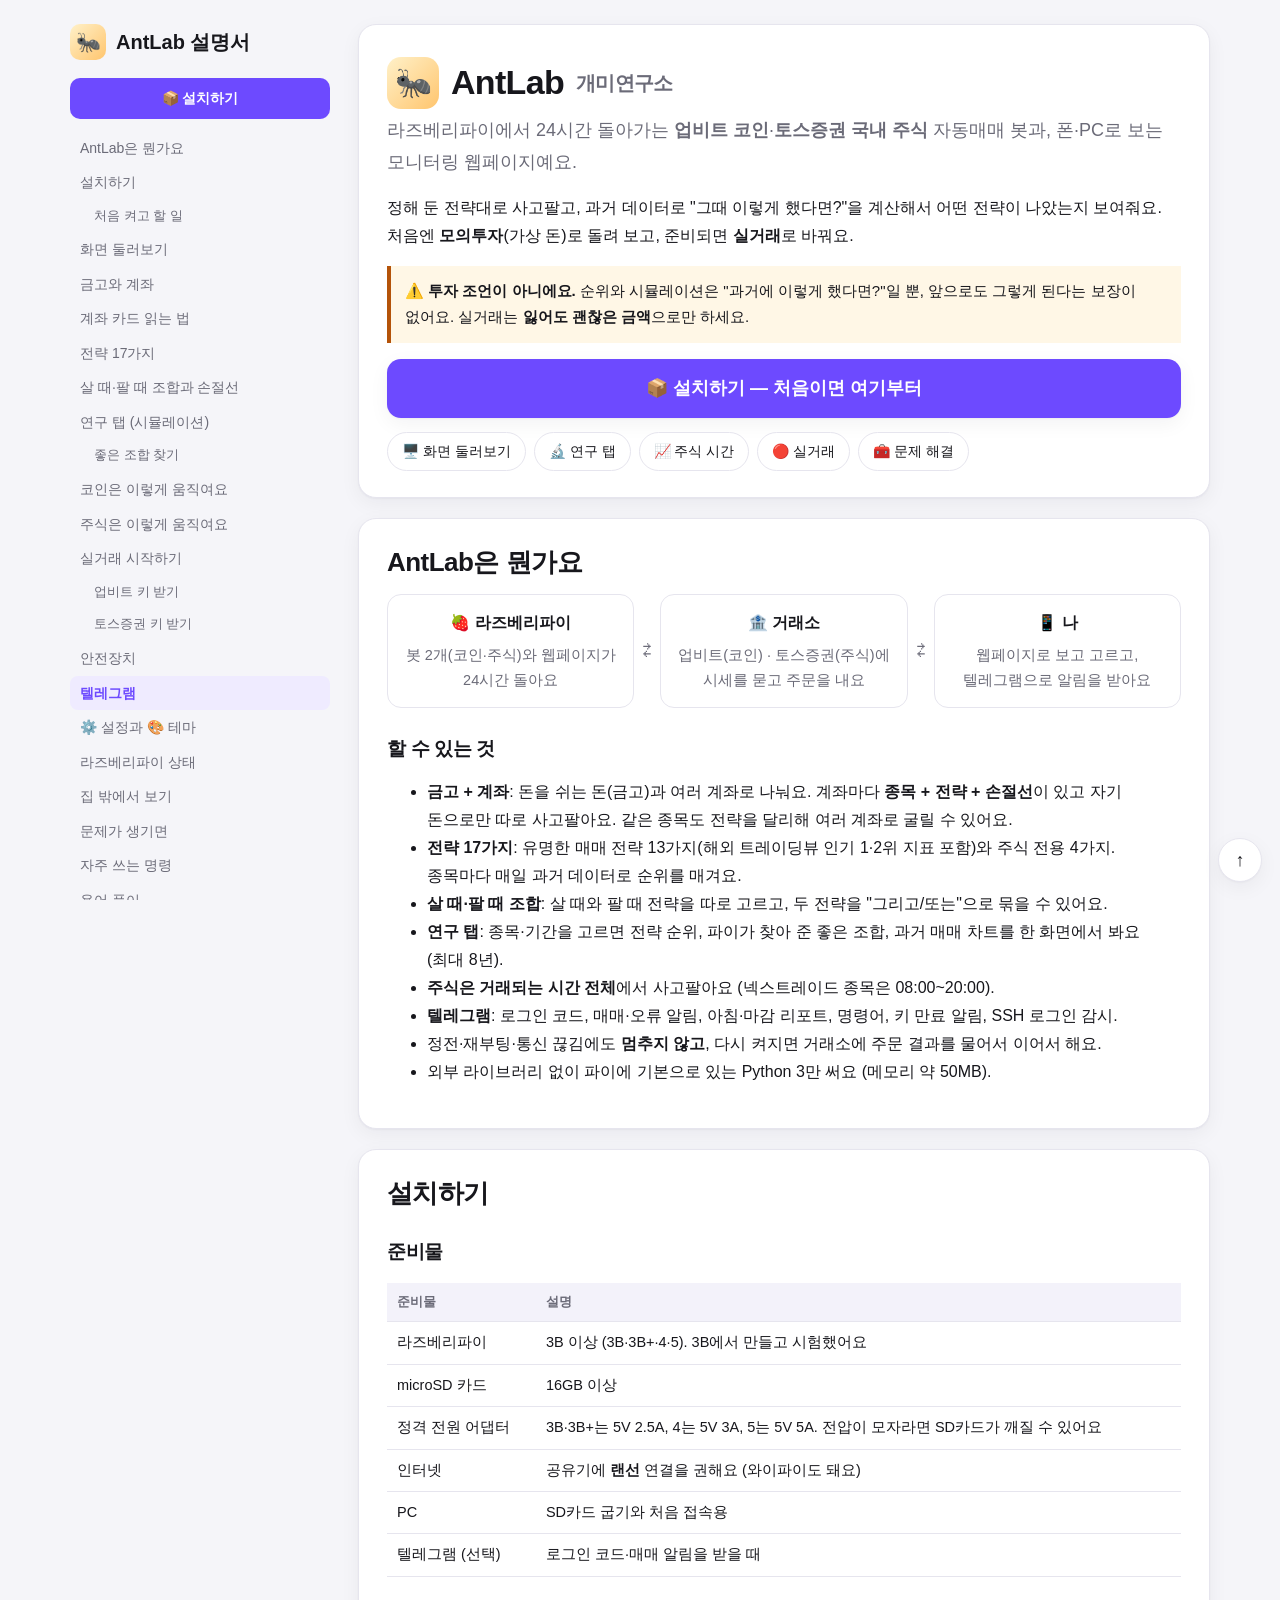
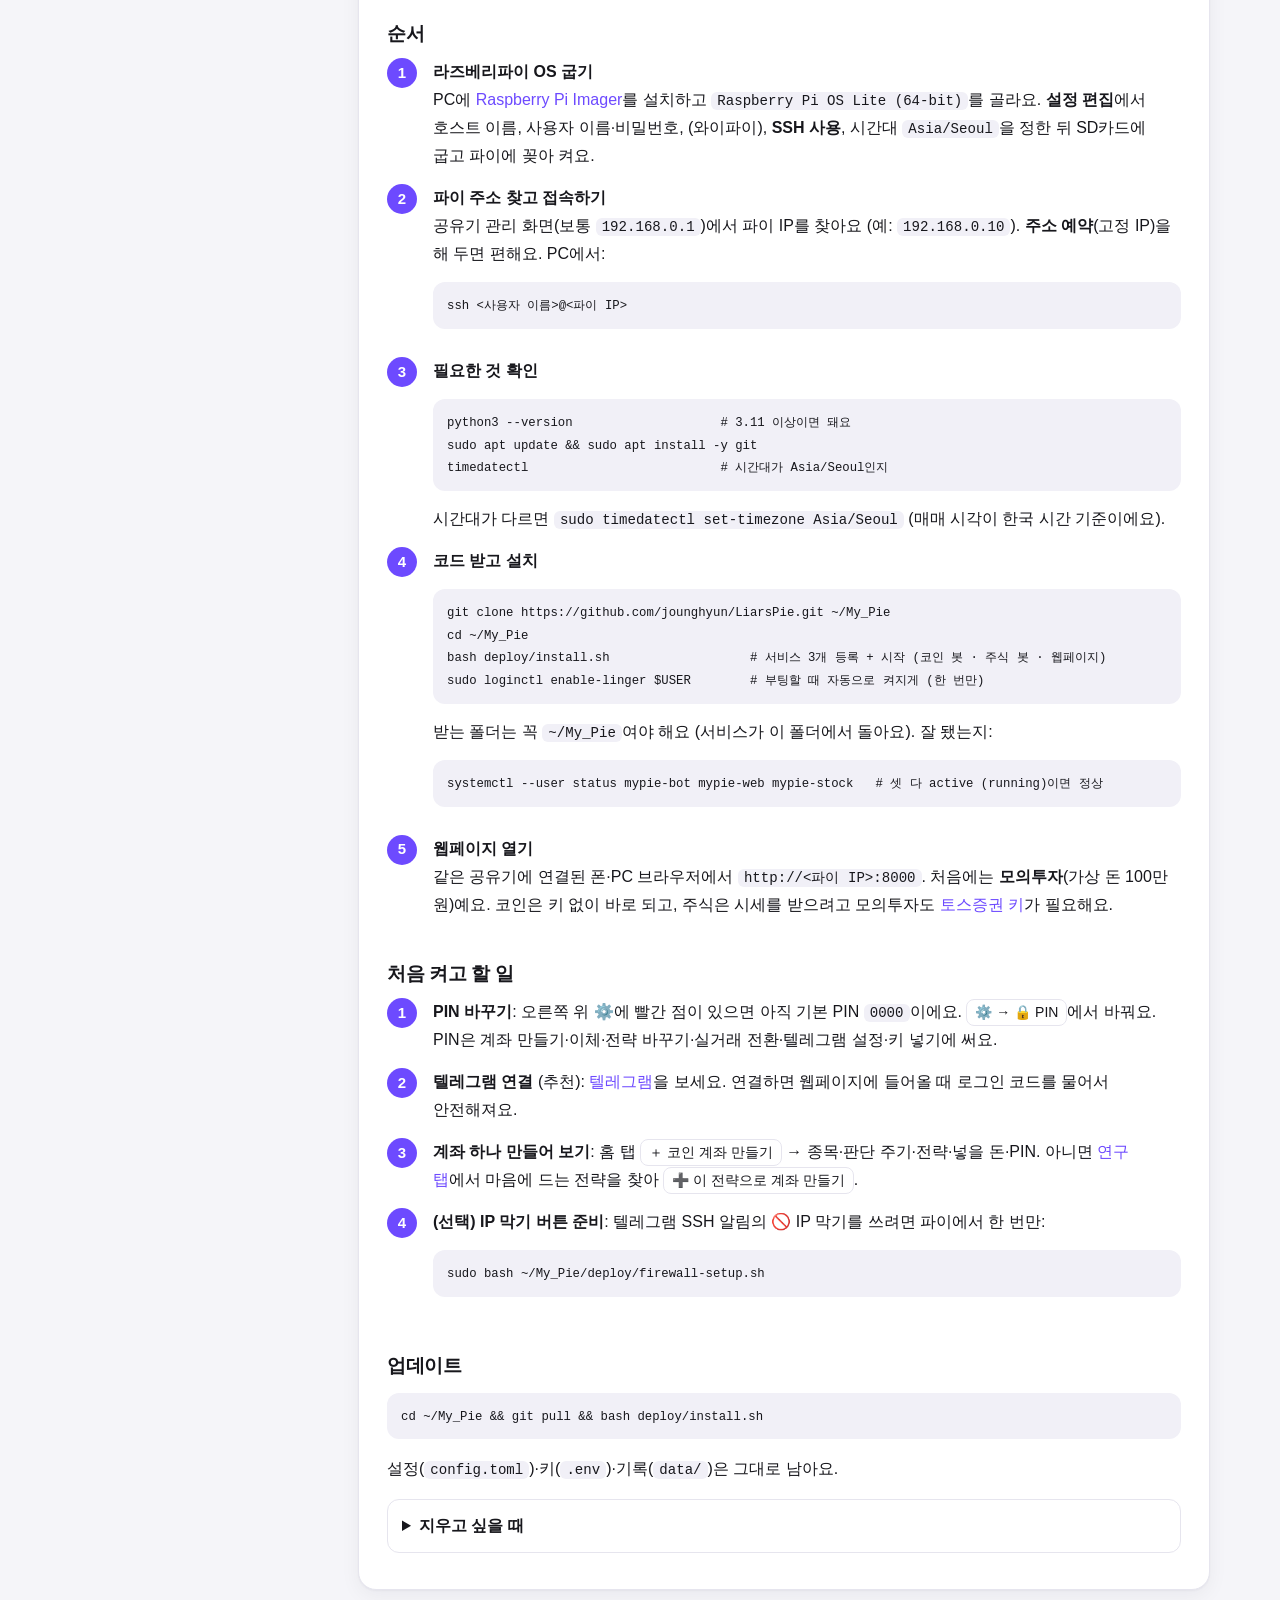
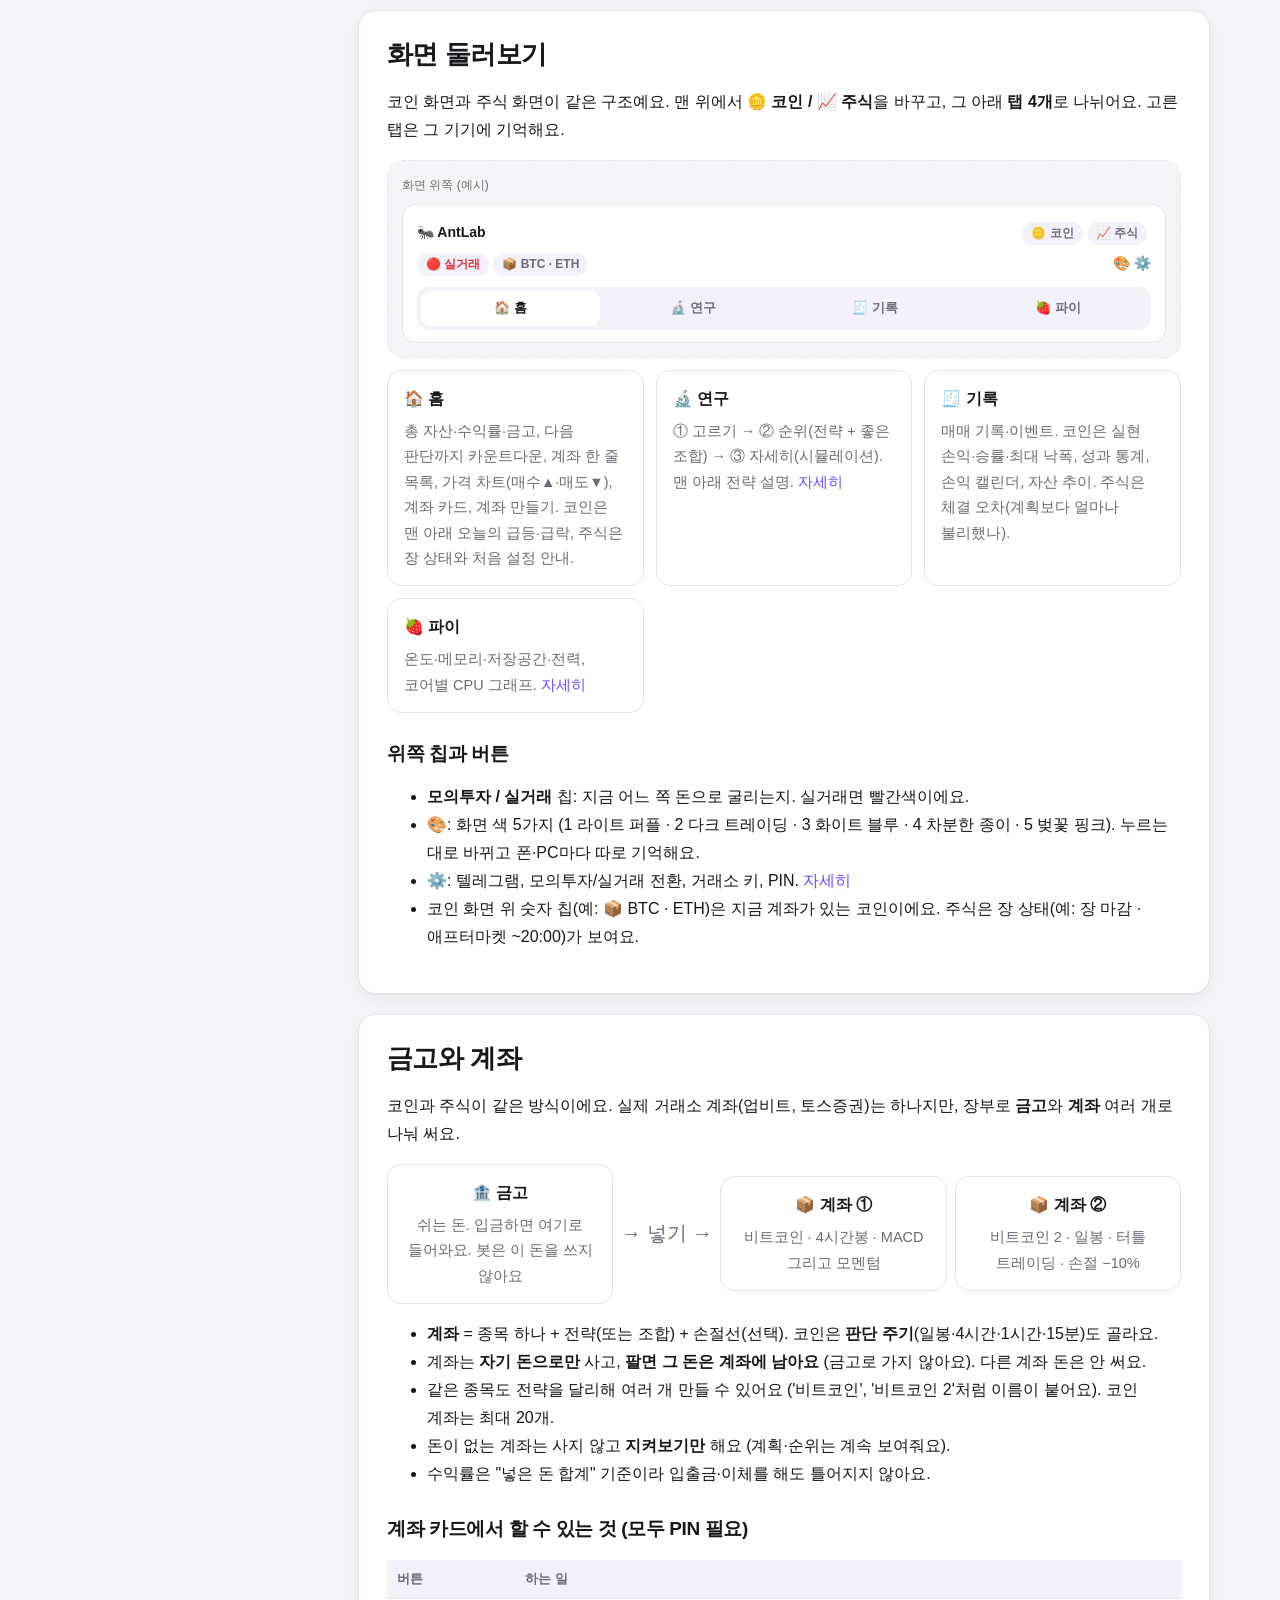
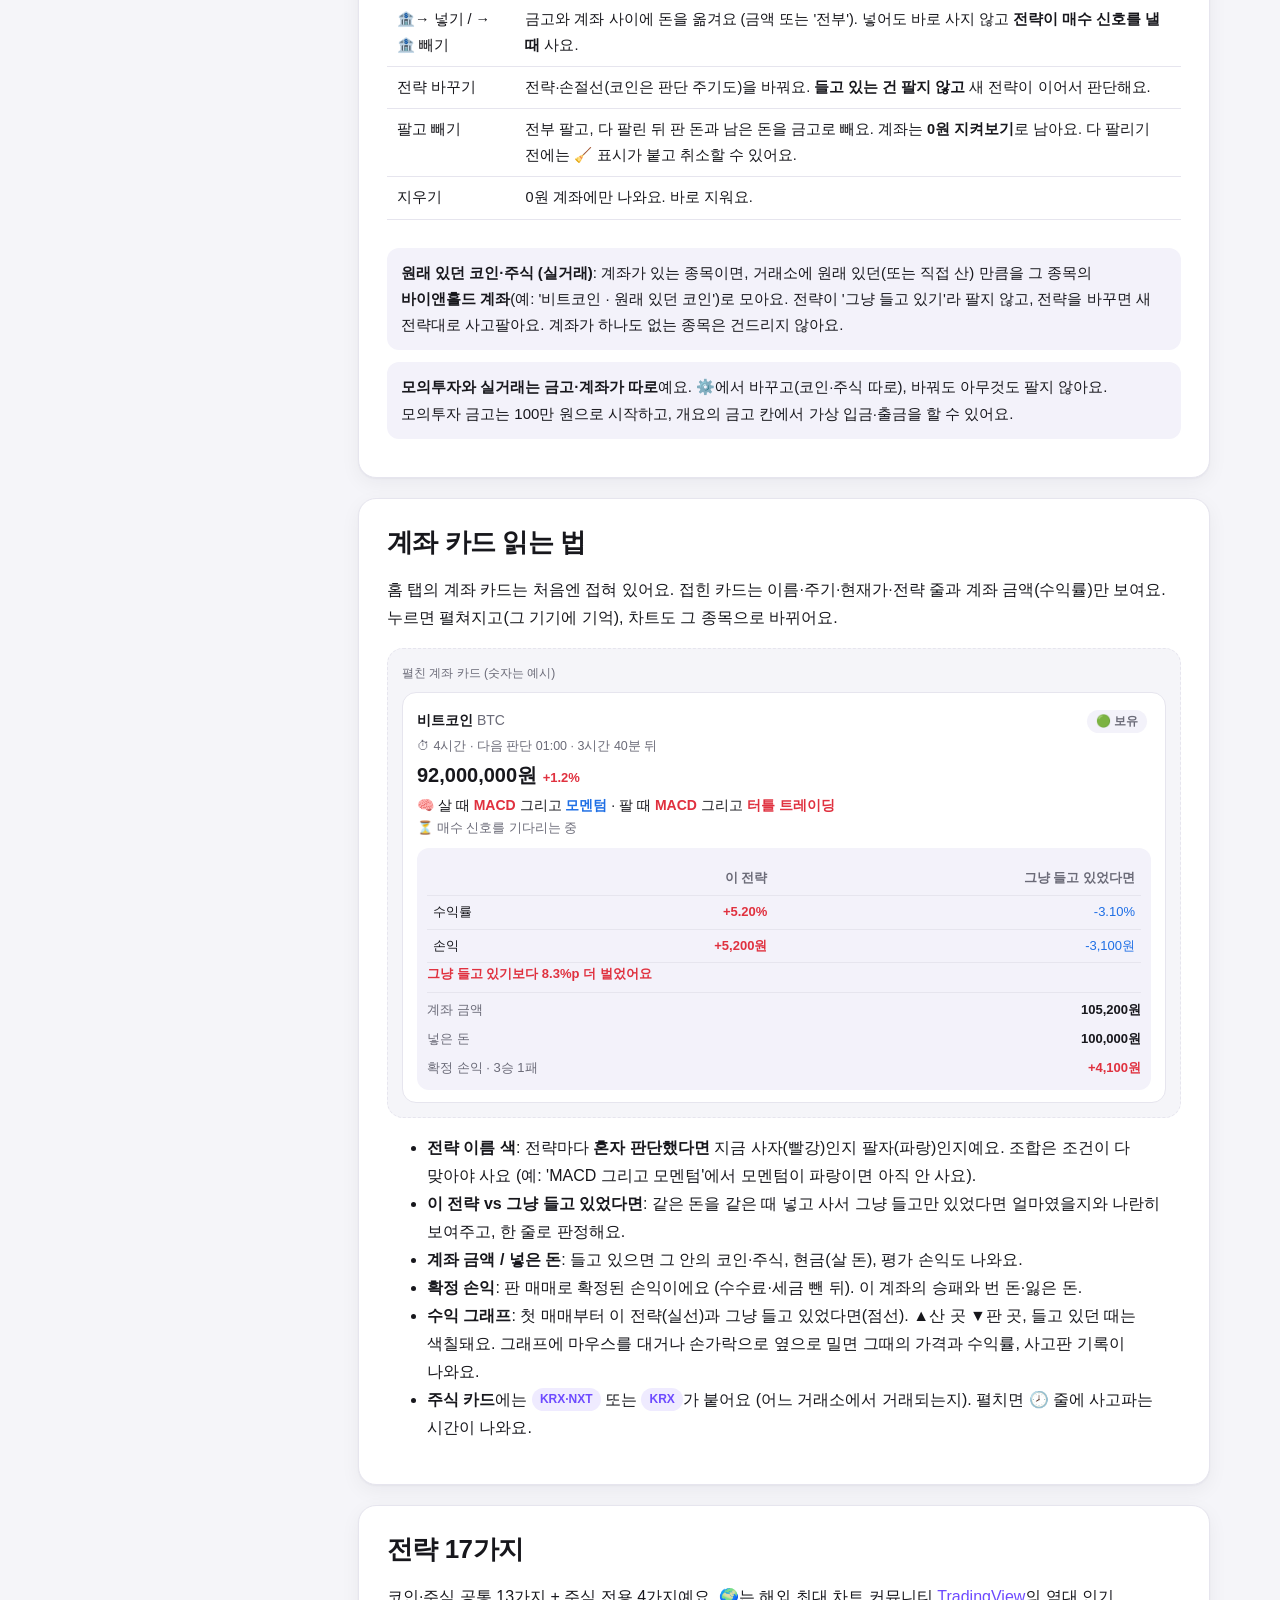
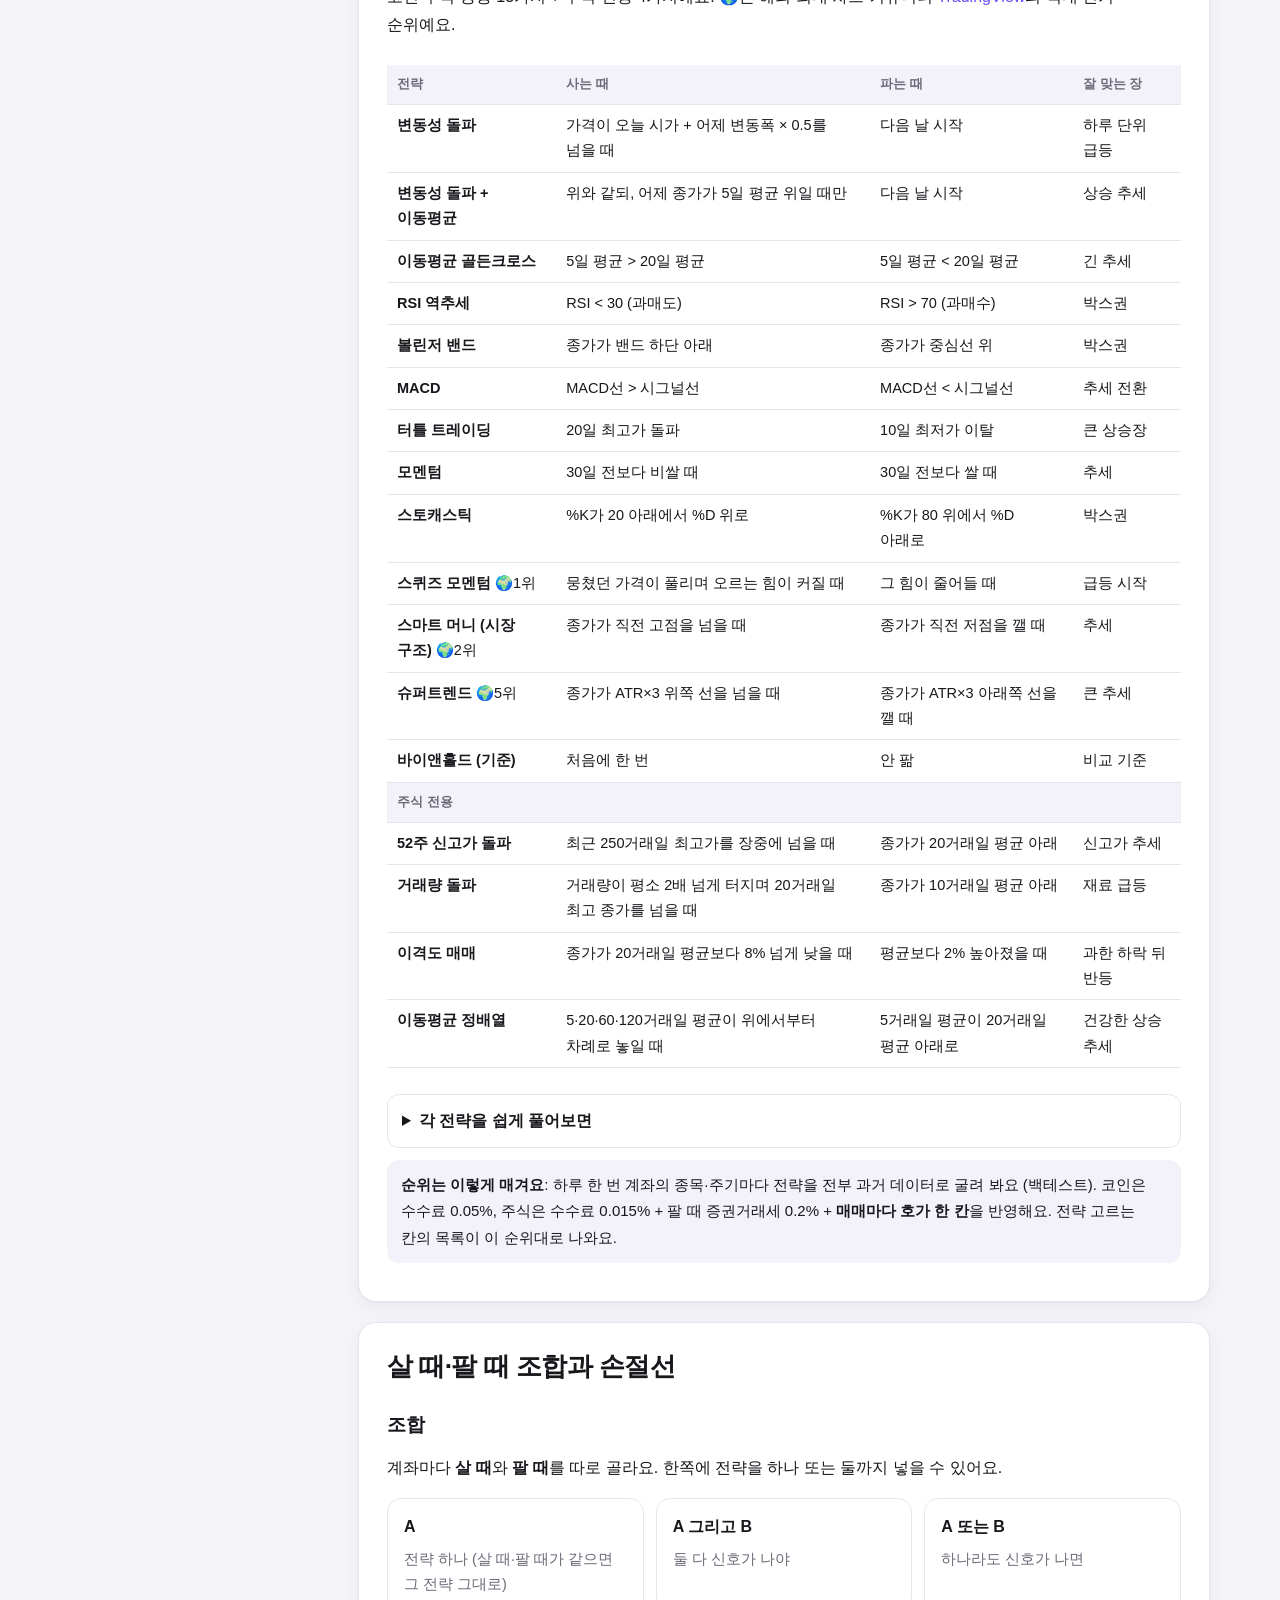
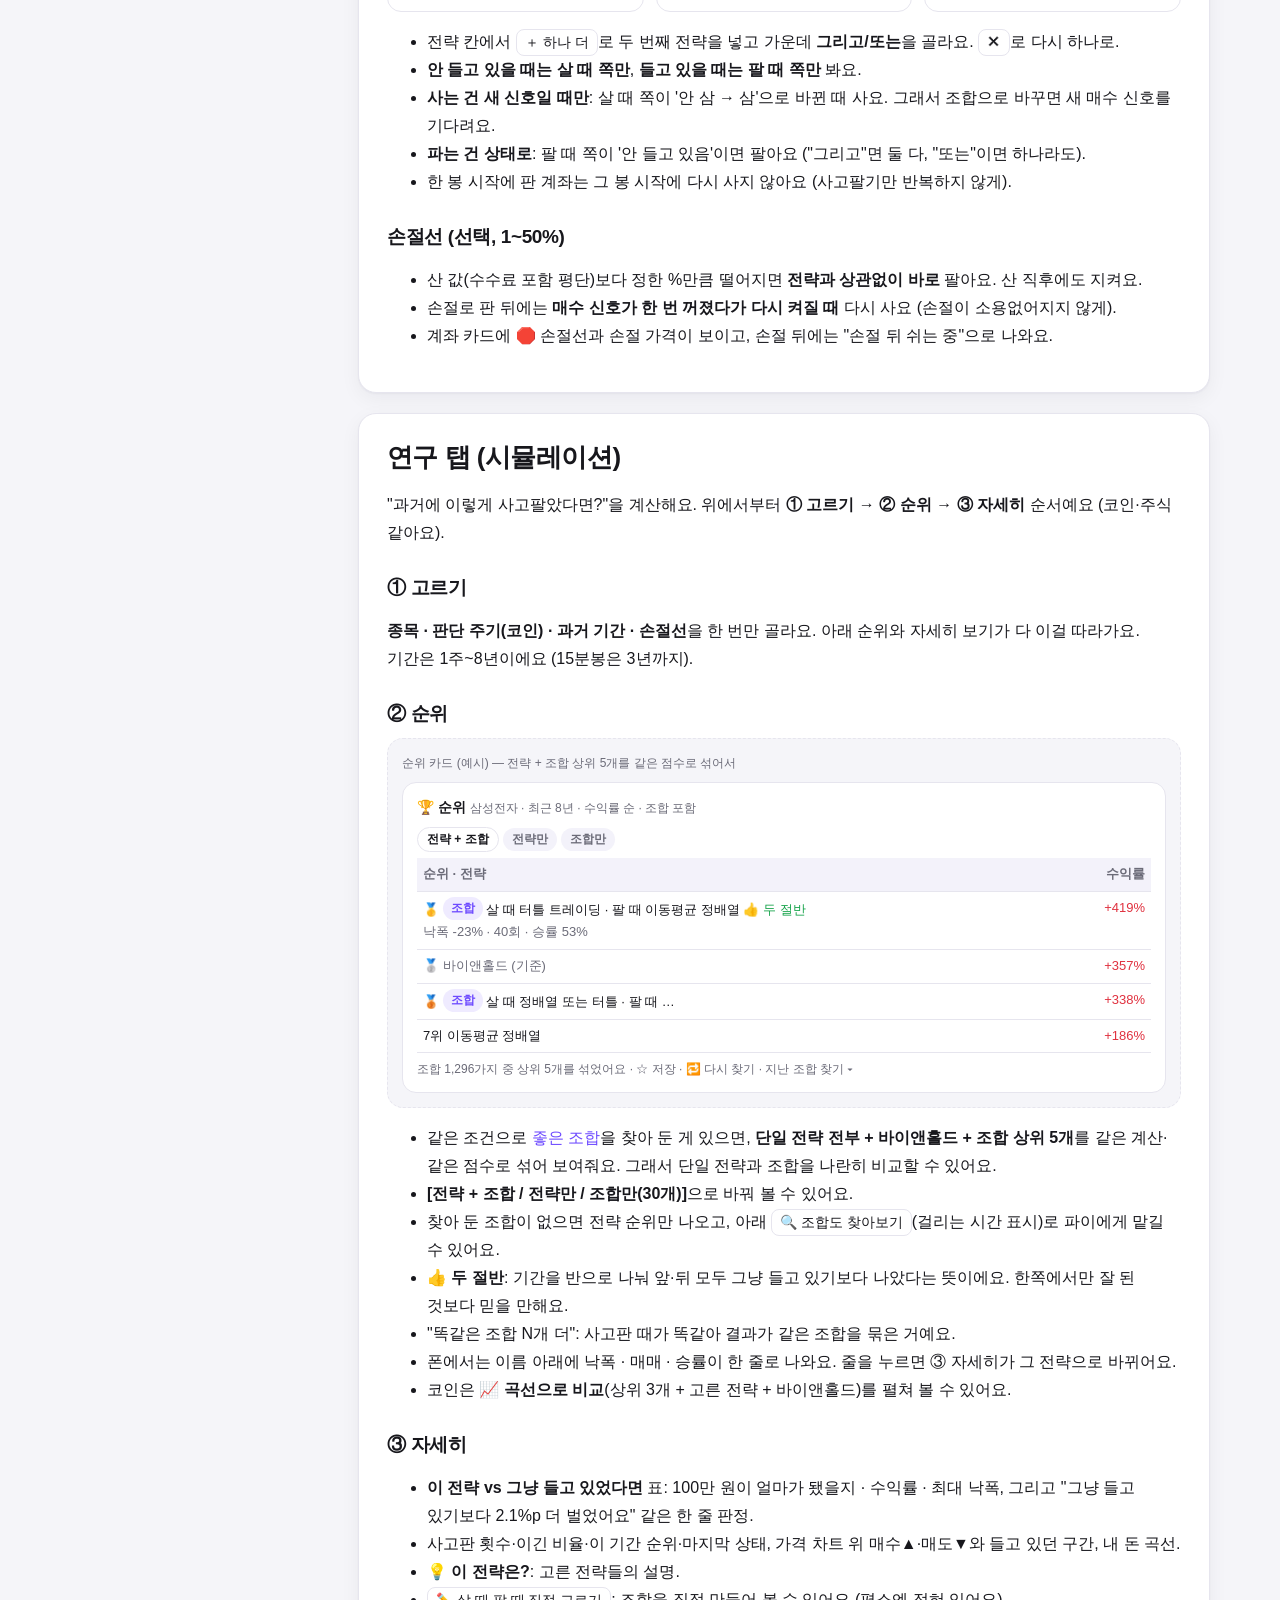
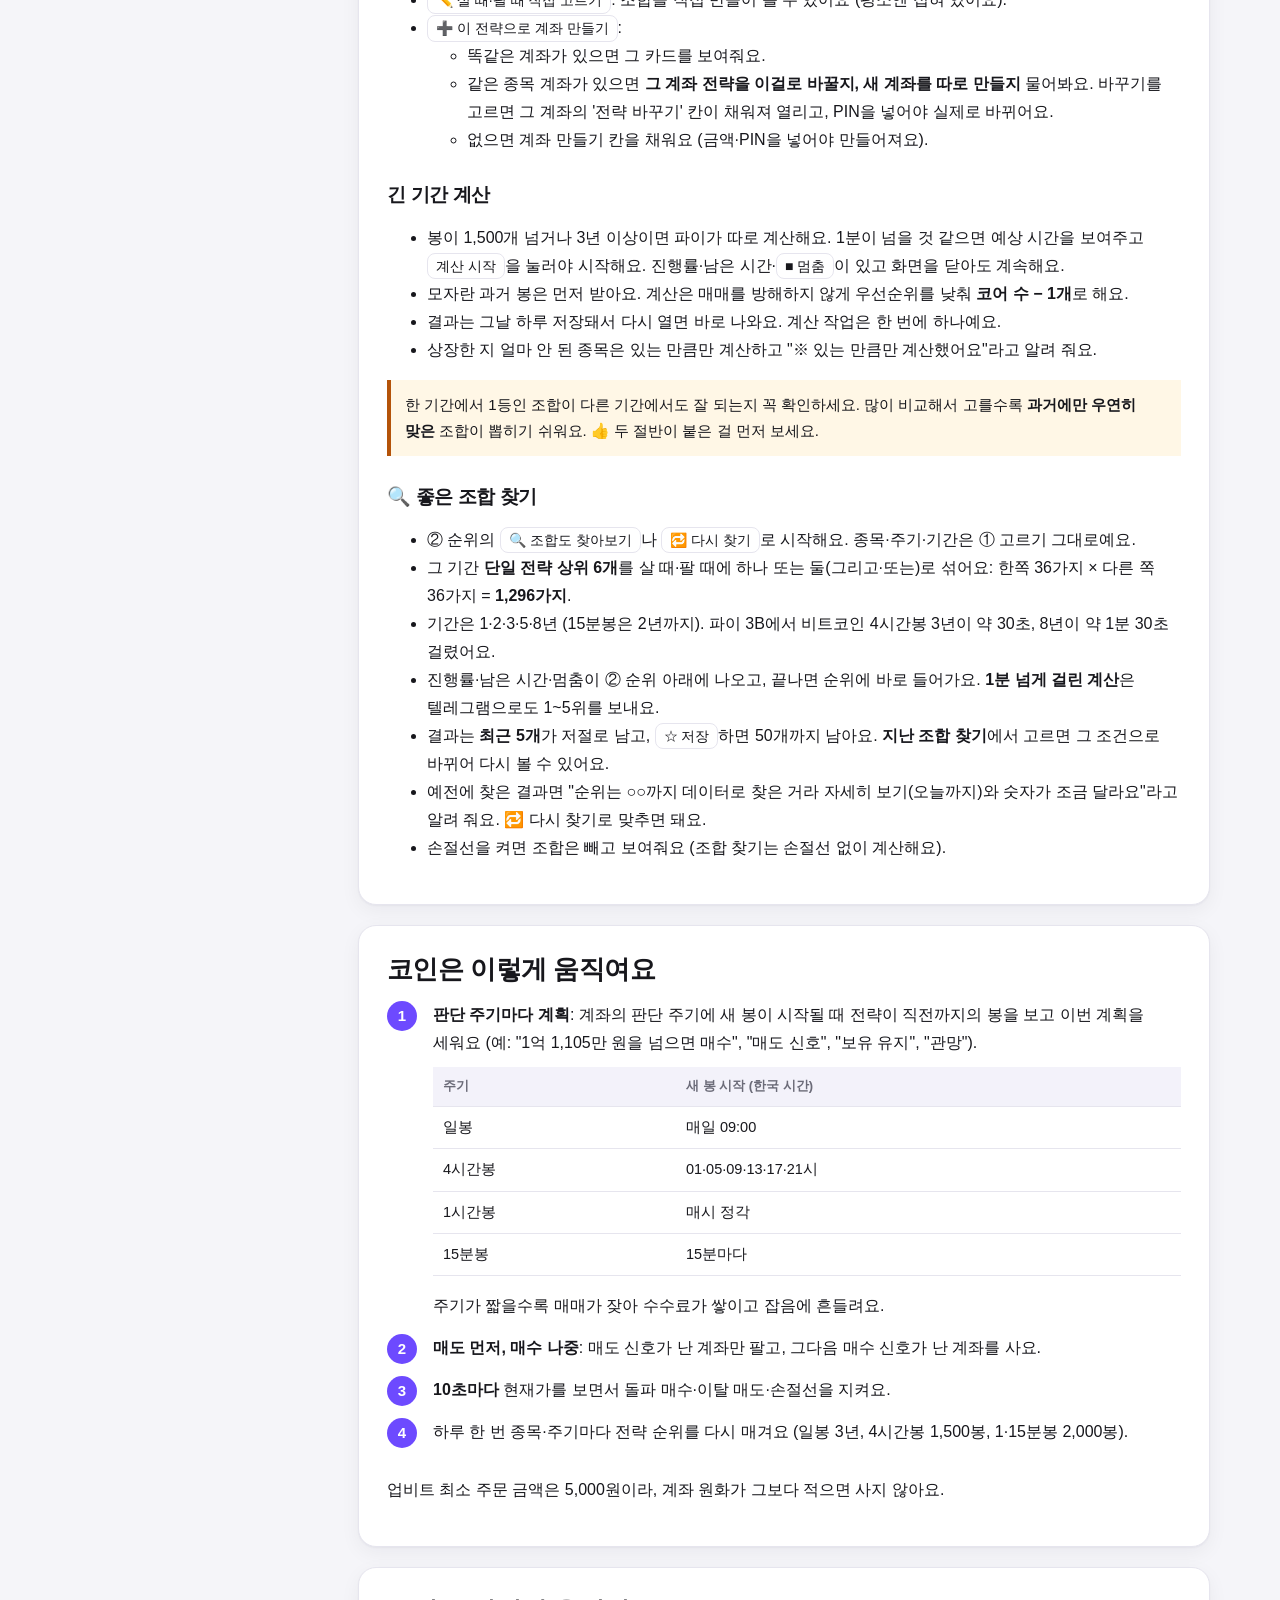
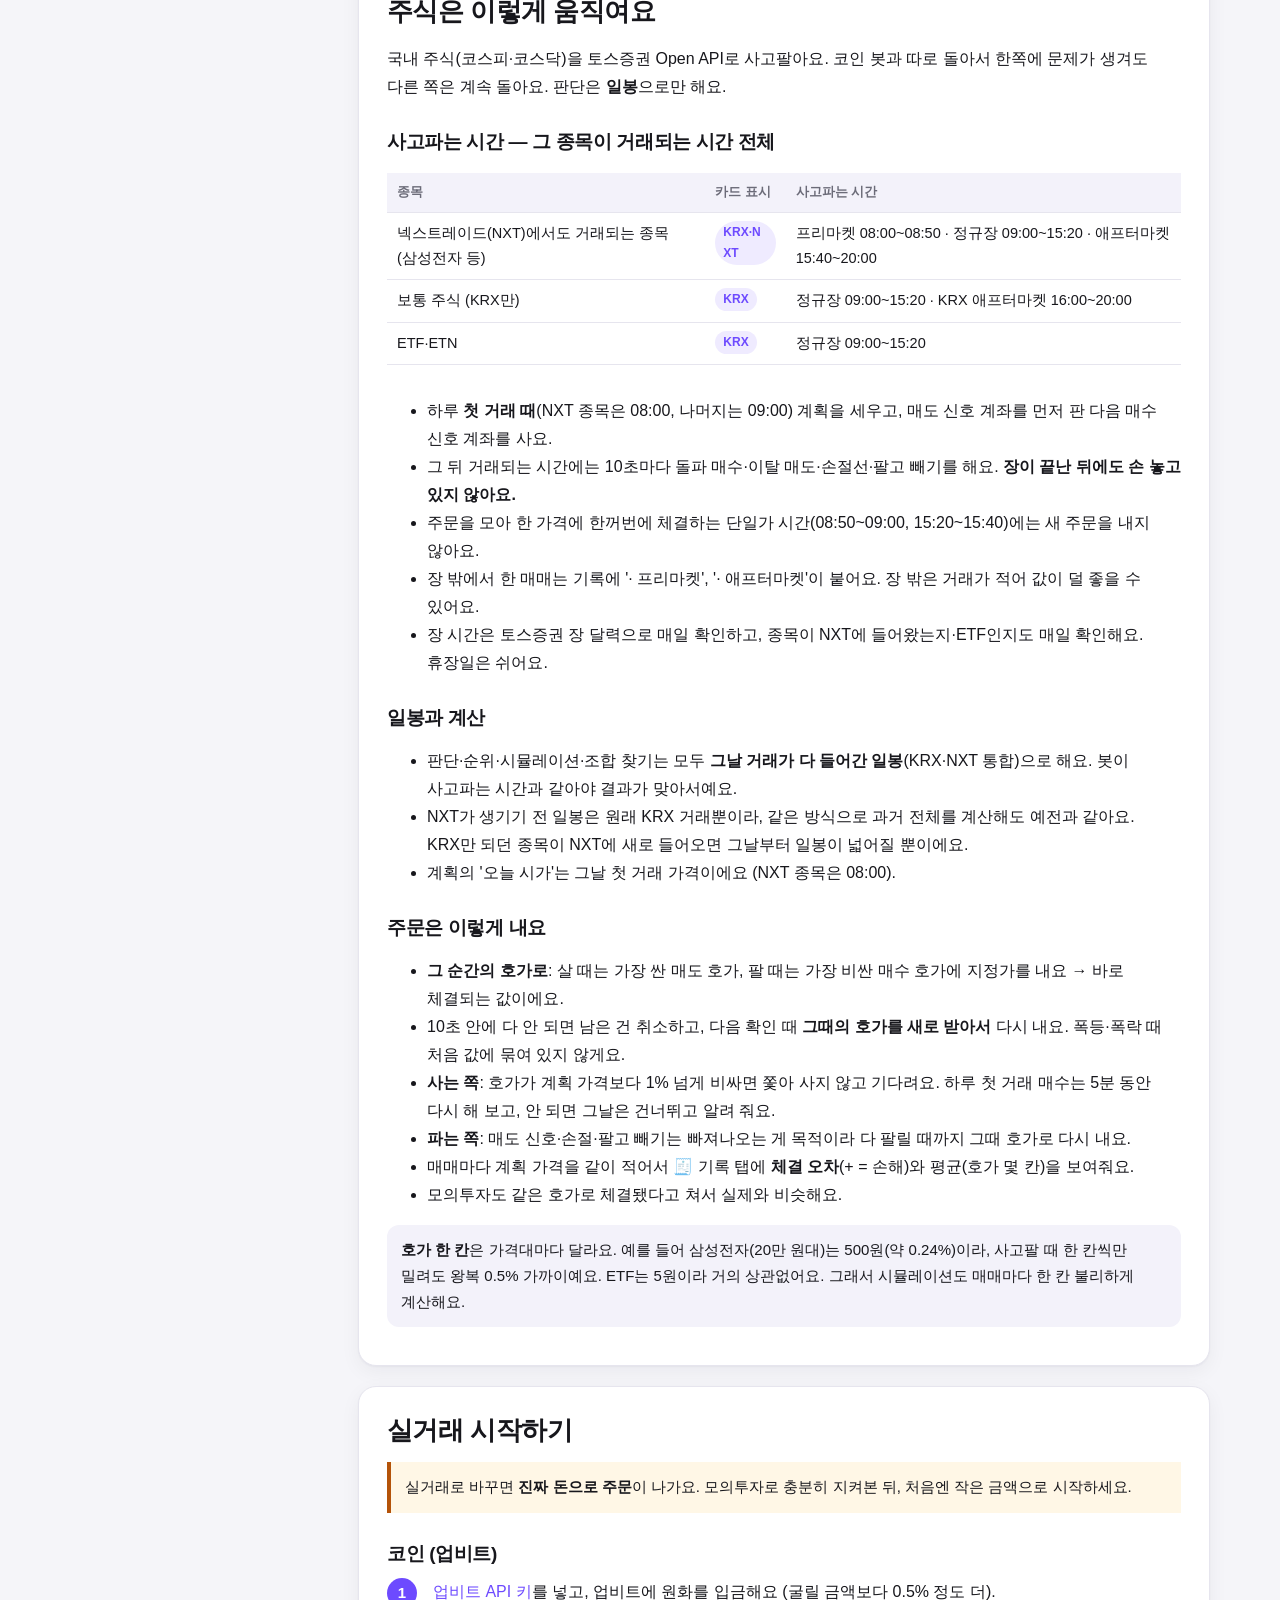
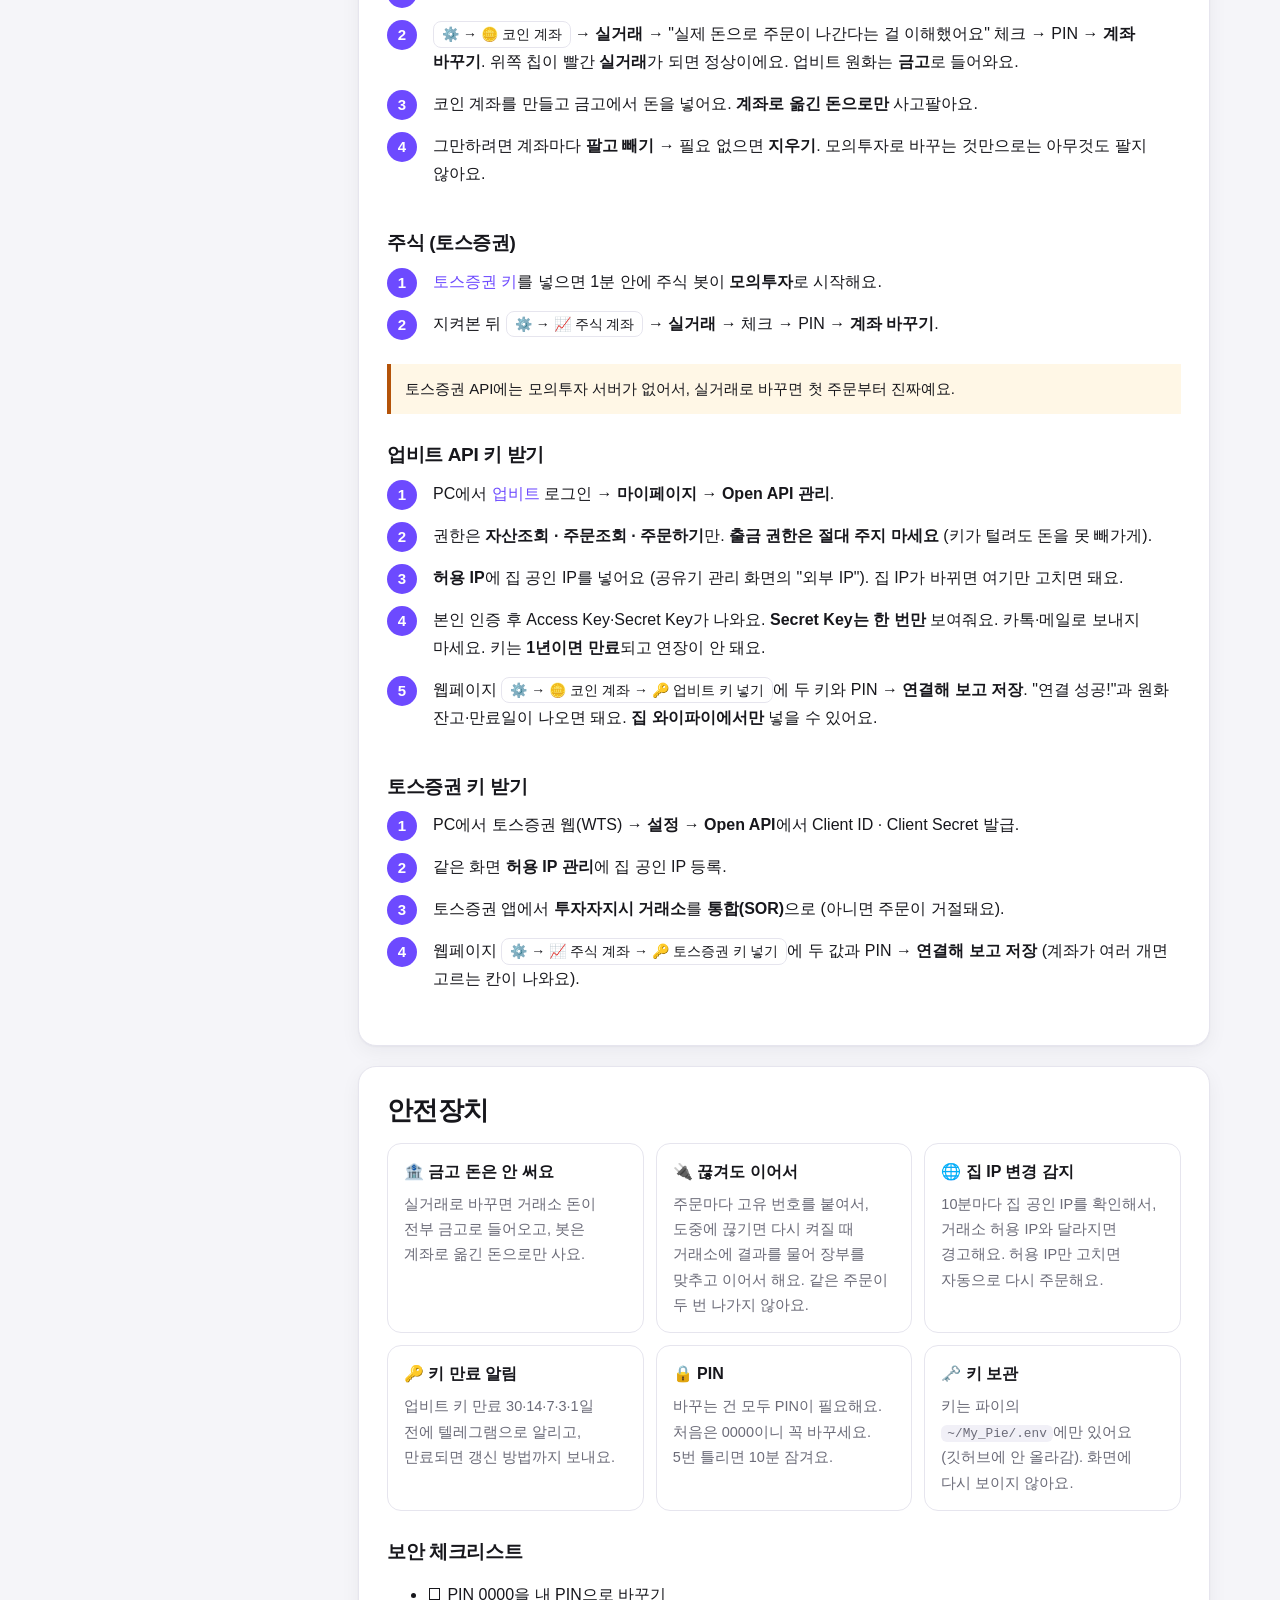
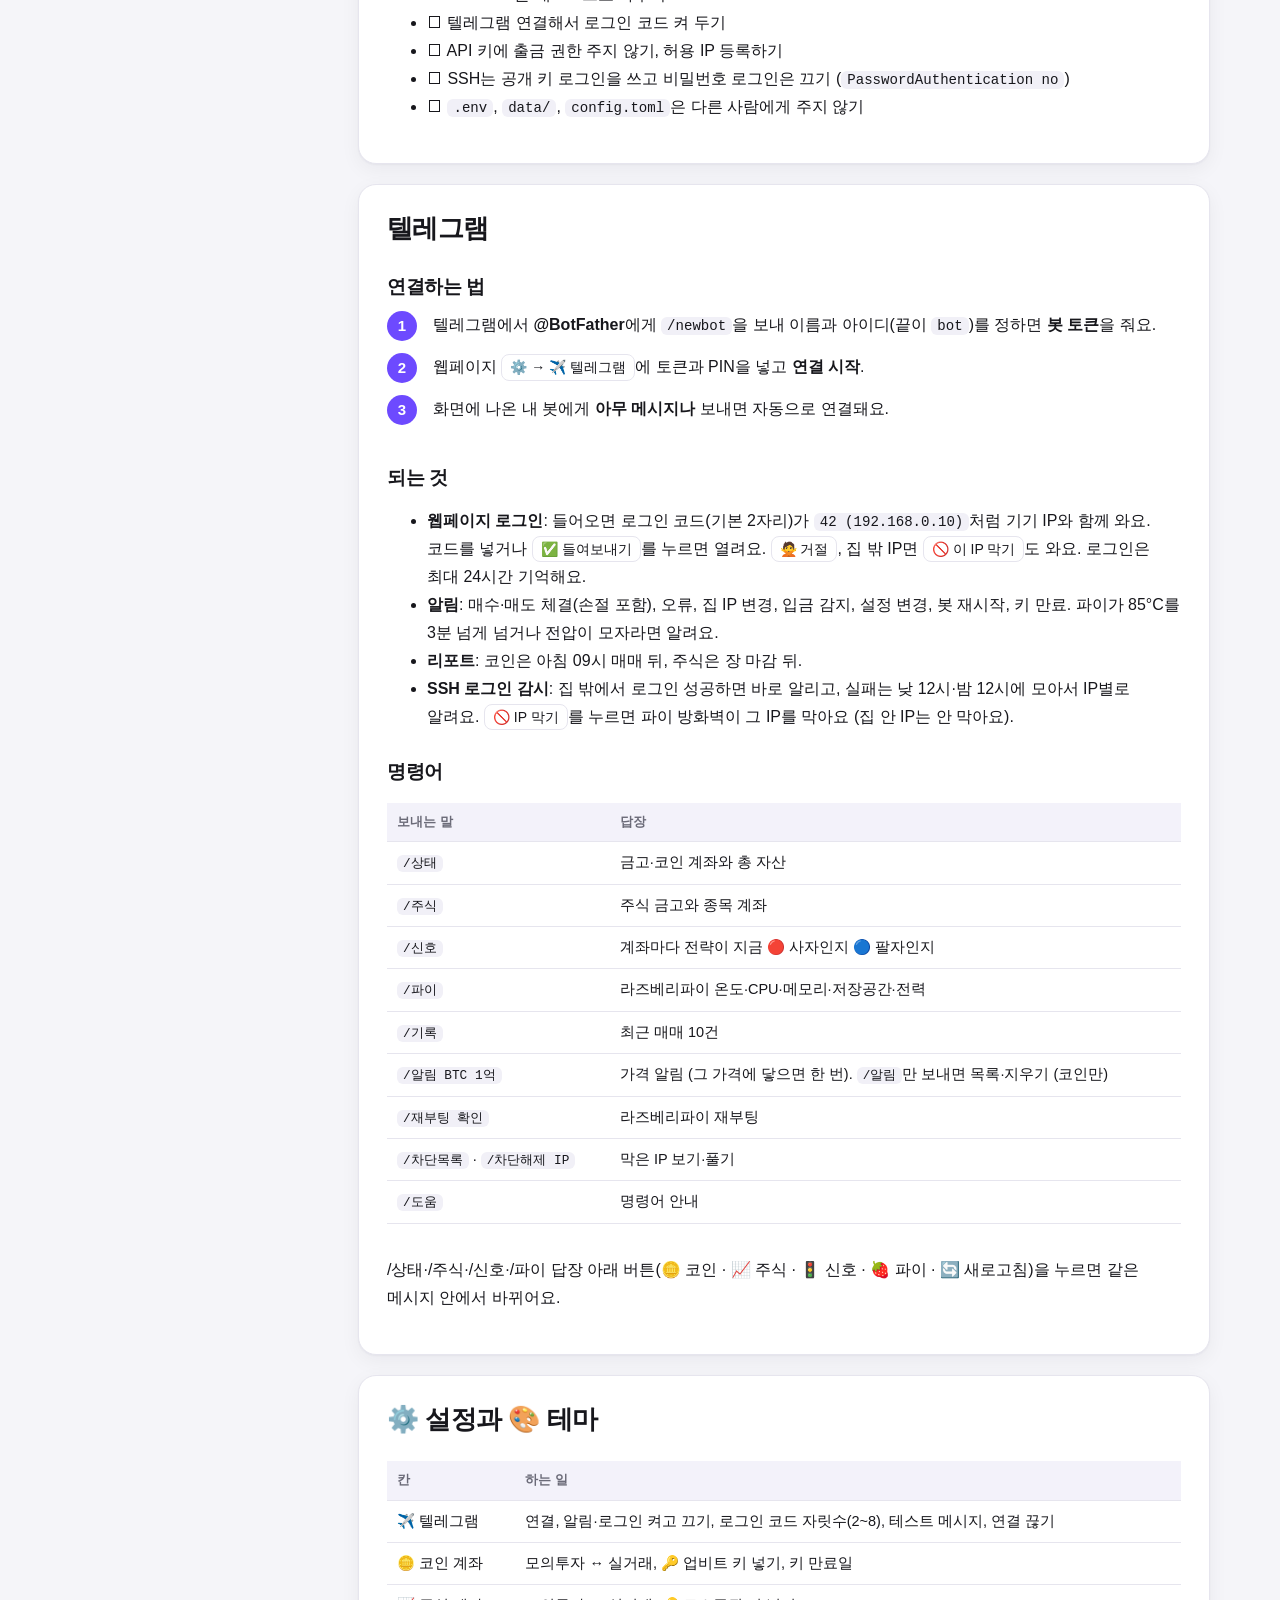
<file: docs/index.html>
<!doctype html>
<html lang="ko">
<head>
<meta charset="utf-8">
<meta name="viewport" content="width=device-width, initial-scale=1">
<title>AntLab 설명서</title>
<meta name="description" content="라즈베리파이에서 24시간 도는 코인·주식 자동매매 봇 AntLab(개미연구소)의 설치부터 화면, 전략, 실거래까지 자세한 설명서">
<link rel="icon" href="data:image/svg+xml,<svg xmlns='http://www.w3.org/2000/svg' viewBox='0 0 100 100'><text y='.9em' font-size='90'>🐜</text></svg>">
<style>
  :root {
    --bg: #f5f5f9; --card: #ffffff; --soft: #f3f2fa; --text: #17171c; --muted: #6b6b78; --line: #e6e5ee;
    --brand: #6d4aff; --brand-soft: #efebff; --up: #e0313f; --down: #1f6fe5; --ok: #16a34a; --warn: #b45309; --warn-bg: #fff7e6;
    --code: #f1f0f7; --shadow: 0 1px 2px rgba(16, 16, 40, .04), 0 6px 20px rgba(16, 16, 40, .05);
  }
  @media (prefers-color-scheme: dark) {
    :root {
      --bg: #0e0e13; --card: #17171f; --soft: #1d1c27; --text: #ececf1; --muted: #a2a1b0; --line: #2a2936;
      --brand: #a38bff; --brand-soft: #24203d; --up: #ff6070; --down: #5c9cff; --ok: #3ad07f; --warn: #f0b04d; --warn-bg: #2b2112;
      --code: #22212d; --shadow: none;
    }
  }
  * { box-sizing: border-box; }
  html { scroll-behavior: smooth; scroll-padding-top: 16px; }
  body { margin: 0; background: var(--bg); color: var(--text); font: 16px/1.75 -apple-system, BlinkMacSystemFont, "Apple SD Gothic Neo", "Pretendard", "Noto Sans KR", "Malgun Gothic", sans-serif; word-break: keep-all; overflow-wrap: anywhere; }
  a { color: var(--brand); text-decoration: none; }
  a:hover { text-decoration: underline; }
  code, kbd { font-family: ui-monospace, SFMono-Regular, Consolas, monospace; font-size: .88em; background: var(--code); padding: 1px 6px; border-radius: 6px; }
  pre { background: var(--code); padding: 12px 14px; border-radius: 12px; overflow-x: auto; font-size: 14px; line-height: 1.6; }
  pre code { background: none; padding: 0; }
  h1, h2, h3 { line-height: 1.35; letter-spacing: -0.02em; }
  h2 { font-size: 26px; margin: 0 0 14px; }
  h3 { font-size: 19px; margin: 28px 0 8px; }
  table { width: 100%; border-collapse: collapse; font-size: 14.5px; margin: 10px 0 16px; }
  th, td { text-align: left; padding: 8px 10px; border-bottom: 1px solid var(--line); vertical-align: top; }
  th { color: var(--muted); font-weight: 650; font-size: 13px; background: var(--soft); }
  .scroll { overflow-x: auto; }

  /* 틀: 왼쪽 목차 + 본문 */
  .layout { display: grid; grid-template-columns: 260px minmax(0, 1fr); max-width: 1180px; margin: 0 auto; gap: 28px; padding: 0 20px; }
  nav.toc { position: sticky; top: 0; height: 100vh; overflow-y: auto; padding: 24px 0 40px; font-size: 14px; }
  nav.toc .brand { display: flex; align-items: center; gap: 10px; font-weight: 800; font-size: 20px; margin-bottom: 18px; }
  .logo { width: 36px; height: 36px; border-radius: 10px; display: grid; place-items: center; font-size: 20px; background: linear-gradient(135deg, #fff1c9, #ffc56e); }
  nav.toc ol { list-style: none; margin: 0; padding: 0; counter-reset: toc; }
  nav.toc li a { display: block; padding: 5px 10px; border-radius: 8px; color: var(--muted); }
  nav.toc li a:hover { background: var(--soft); color: var(--text); text-decoration: none; }
  nav.toc li a.on { background: var(--brand-soft); color: var(--brand); font-weight: 650; }
  nav.toc .sub a { padding-left: 24px; font-size: 13px; }
  main { padding: 24px 0 80px; min-width: 0; }
  section.card { background: var(--card); border: 1px solid var(--line); border-radius: 18px; padding: 26px 28px; margin: 0 0 20px; box-shadow: var(--shadow); }
  .hero { background: linear-gradient(135deg, var(--brand-soft), var(--card)); }
  .hero h1 { font-size: 34px; margin: 6px 0 6px; display: flex; align-items: center; gap: 12px; flex-wrap: wrap; }
  .hero .logo { width: 52px; height: 52px; font-size: 30px; border-radius: 14px; }
  .lead { font-size: 18px; color: var(--muted); margin: 0 0 14px; }
  .pills { display: flex; flex-wrap: wrap; gap: 8px; margin: 14px 0 0; }
  .pills a { background: var(--card); border: 1px solid var(--line); border-radius: 999px; padding: 6px 14px; font-size: 14px; color: var(--text); }
  .cta { display: block; text-align: center; margin: 16px 0 4px; padding: 14px 18px; border-radius: 14px; background: var(--brand); color: #fff;
         font-size: 18px; font-weight: 750; box-shadow: var(--shadow); }
  .cta:hover { text-decoration: none; filter: brightness(1.05); }
  .toc-install { display: block; margin: 0 0 12px; padding: 8px 10px; border-radius: 10px; background: var(--brand); color: #fff; font-weight: 700; text-align: center; }
  .toc-install:hover { text-decoration: none; filter: brightness(1.05); }
  .note { background: var(--soft); border-radius: 12px; padding: 12px 14px; margin: 12px 0; font-size: 15px; }
  .warn { background: var(--warn-bg); border-left: 4px solid var(--warn); border-radius: 0; padding: 12px 14px; margin: 12px 0; font-size: 15px; }
  .grid2 { display: grid; grid-template-columns: repeat(auto-fit, minmax(240px, 1fr)); gap: 12px; margin: 12px 0; }
  .box { border: 1px solid var(--line); border-radius: 14px; padding: 14px 16px; background: var(--card); }
  .box h4 { margin: 0 0 6px; font-size: 16px; }
  .box p { margin: 0; font-size: 14.5px; color: var(--muted); }
  ol.steps { counter-reset: step; list-style: none; padding: 0; margin: 12px 0; }
  ol.steps > li { counter-increment: step; position: relative; padding: 0 0 14px 46px; }
  ol.steps > li::before { content: counter(step); position: absolute; left: 0; top: 0; width: 30px; height: 30px; border-radius: 50%;
                          background: var(--brand); color: #fff; font-weight: 700; display: grid; place-items: center; font-size: 15px; }
  details.more { border: 1px solid var(--line); border-radius: 12px; padding: 4px 14px; margin: 10px 0; background: var(--card); }
  details.more > summary { cursor: pointer; font-weight: 650; padding: 8px 0; }
  .tag { display: inline-block; font-size: 12px; font-weight: 700; padding: 1px 8px; border-radius: 999px; background: var(--brand-soft); color: var(--brand); vertical-align: 2px; }
  .up { color: var(--up); } .down { color: var(--down); } .ok { color: var(--ok); } .muted { color: var(--muted); }
  .kbdbtn { display: inline-block; border: 1px solid var(--line); background: var(--card); border-radius: 8px; padding: 0 8px; font-size: 14px; white-space: nowrap; }

  /* 화면 예시 그림 (숫자는 모두 예시) */
  .mock { border: 1px dashed var(--line); border-radius: 16px; padding: 14px; background: var(--bg); margin: 12px 0; font-size: 14px; }
  .mock .cap { font-size: 12px; color: var(--muted); margin-bottom: 8px; }
  .m-card { background: var(--card); border: 1px solid var(--line); border-radius: 14px; padding: 12px 14px; }
  .m-row { display: flex; justify-content: space-between; gap: 8px; padding: 3px 0; }
  .m-tabs { display: grid; grid-template-columns: repeat(4, 1fr); gap: 4px; background: var(--soft); border-radius: 12px; padding: 4px; text-align: center; font-weight: 650; font-size: 13px; }
  .m-tabs span { padding: 6px 0; border-radius: 9px; color: var(--muted); }
  .m-tabs span.on { background: var(--card); color: var(--text); }
  .m-chip { display: inline-block; font-size: 12px; font-weight: 650; padding: 1px 9px; border-radius: 999px; background: var(--soft); color: var(--muted); margin-right: 4px; }
  .m-table { width: 100%; font-size: 13px; margin: 6px 0 0; }
  .m-table td, .m-table th { padding: 5px 6px; }
  .m-table td:not(:first-child), .m-table th:not(:first-child) { text-align: right; white-space: nowrap; }
  .flow { display: flex; flex-wrap: wrap; align-items: center; gap: 8px; margin: 12px 0; }
  .flow .box { flex: 1 1 150px; text-align: center; }
  .flow .arrow { color: var(--muted); font-size: 20px; }

  .menu-btn { display: none; }
  .top-btn { position: fixed; right: 18px; bottom: 18px; width: 44px; height: 44px; border-radius: 50%; border: 1px solid var(--line);
             background: var(--card); color: var(--text); font-size: 18px; box-shadow: var(--shadow); cursor: pointer; }
  footer { color: var(--muted); font-size: 13px; text-align: center; padding: 20px 0 0; }

  @media (max-width: 900px) {
    .layout { grid-template-columns: minmax(0, 1fr); padding: 0 14px; gap: 0; }
    nav.toc { position: static; height: auto; padding: 14px 0 0; }
    nav.toc > ol { display: none; }
    nav.toc.open > ol { display: block; background: var(--card); border: 1px solid var(--line); border-radius: 14px; padding: 8px; margin-bottom: 10px; }
    .menu-btn { display: inline-block; margin-left: auto; border: 1px solid var(--line); background: var(--card); color: var(--text);
                border-radius: 10px; padding: 6px 12px; font: inherit; font-size: 14px; cursor: pointer; }
    nav.toc .brand { margin-bottom: 10px; }
    main { padding-top: 6px; }
    section.card { padding: 20px 16px; border-radius: 16px; }
    .hero h1 { font-size: 27px; }
    h2 { font-size: 22px; }
  }
  @media print { nav.toc, .top-btn { display: none; } .layout { display: block; } section.card { box-shadow: none; break-inside: avoid-page; } }
</style>
</head>
<body>
<div class="layout">
  <nav class="toc" id="toc" aria-label="목차">
    <div class="brand"><span class="logo">🐜</span>AntLab 설명서
      <button type="button" class="menu-btn" id="menuBtn" aria-expanded="false">목차 ☰</button></div>
    <a class="toc-install" href="#install">📦 설치하기</a>
    <ol>
      <li><a href="#about">AntLab은 뭔가요</a></li>
      <li><a href="#install">설치하기</a></li>
      <li class="sub"><a href="#install-first">처음 켜고 할 일</a></li>
      <li><a href="#screen">화면 둘러보기</a></li>
      <li><a href="#vault">금고와 계좌</a></li>
      <li><a href="#card">계좌 카드 읽는 법</a></li>
      <li><a href="#strategies">전략 17가지</a></li>
      <li><a href="#combo">살 때·팔 때 조합과 손절선</a></li>
      <li><a href="#research">연구 탭 (시뮬레이션)</a></li>
      <li class="sub"><a href="#finder">좋은 조합 찾기</a></li>
      <li><a href="#coin">코인은 이렇게 움직여요</a></li>
      <li><a href="#stock">주식은 이렇게 움직여요</a></li>
      <li><a href="#live">실거래 시작하기</a></li>
      <li class="sub"><a href="#upbit-key">업비트 키 받기</a></li>
      <li class="sub"><a href="#toss-key">토스증권 키 받기</a></li>
      <li><a href="#safety">안전장치</a></li>
      <li><a href="#telegram">텔레그램</a></li>
      <li><a href="#settings">⚙️ 설정과 🎨 테마</a></li>
      <li><a href="#pi">라즈베리파이 상태</a></li>
      <li><a href="#outside">집 밖에서 보기</a></li>
      <li><a href="#trouble">문제가 생기면</a></li>
      <li><a href="#commands">자주 쓰는 명령</a></li>
      <li><a href="#words">용어 풀이</a></li>
    </ol>
  </nav>

  <main>
    <section class="card hero" id="top">
      <h1><span class="logo">🐜</span>AntLab <small class="muted" style="font-size:20px">개미연구소</small></h1>
      <p class="lead">라즈베리파이에서 24시간 돌아가는 <b>업비트 코인</b>·<b>토스증권 국내 주식</b> 자동매매 봇과, 폰·PC로 보는 모니터링 웹페이지예요.</p>
      <p>정해 둔 전략대로 사고팔고, 과거 데이터로 "그때 이렇게 했다면?"을 계산해서 어떤 전략이 나았는지 보여줘요. 처음엔 <b>모의투자</b>(가상 돈)로 돌려 보고, 준비되면 <b>실거래</b>로 바꿔요.</p>
      <div class="warn">⚠️ <b>투자 조언이 아니에요.</b> 순위와 시뮬레이션은 "과거에 이렇게 했다면?"일 뿐, 앞으로도 그렇게 된다는 보장이 없어요. 실거래는 <b>잃어도 괜찮은 금액</b>으로만 하세요.</div>
      <a class="cta" href="#install">📦 설치하기 — 처음이면 여기부터</a>
      <div class="pills">
        <a href="#screen">🖥️ 화면 둘러보기</a><a href="#research">🔬 연구 탭</a>
        <a href="#stock">📈 주식 시간</a><a href="#live">🔴 실거래</a><a href="#trouble">🧰 문제 해결</a>
      </div>
    </section>

    <!-- ========================= 1 ========================= -->
    <section class="card" id="about">
      <h2>AntLab은 뭔가요</h2>
      <div class="flow">
        <div class="box"><h4>🍓 라즈베리파이</h4><p>봇 2개(코인·주식)와 웹페이지가 24시간 돌아요</p></div>
        <span class="arrow">⇄</span>
        <div class="box"><h4>🏦 거래소</h4><p>업비트(코인) · 토스증권(주식)에 시세를 묻고 주문을 내요</p></div>
        <span class="arrow">⇄</span>
        <div class="box"><h4>📱 나</h4><p>웹페이지로 보고 고르고, 텔레그램으로 알림을 받아요</p></div>
      </div>
      <h3>할 수 있는 것</h3>
      <ul>
        <li><b>금고 + 계좌</b>: 돈을 쉬는 돈(금고)과 여러 계좌로 나눠요. 계좌마다 <b>종목 + 전략 + 손절선</b>이 있고 자기 돈으로만 따로 사고팔아요. 같은 종목도 전략을 달리해 여러 계좌로 굴릴 수 있어요.</li>
        <li><b>전략 17가지</b>: 유명한 매매 전략 13가지(해외 트레이딩뷰 인기 1·2위 지표 포함)와 주식 전용 4가지. 종목마다 매일 과거 데이터로 순위를 매겨요.</li>
        <li><b>살 때·팔 때 조합</b>: 살 때와 팔 때 전략을 따로 고르고, 두 전략을 "그리고/또는"으로 묶을 수 있어요.</li>
        <li><b>연구 탭</b>: 종목·기간을 고르면 전략 순위, 파이가 찾아 준 좋은 조합, 과거 매매 차트를 한 화면에서 봐요 (최대 8년).</li>
        <li><b>주식은 거래되는 시간 전체</b>에서 사고팔아요 (넥스트레이드 종목은 08:00~20:00).</li>
        <li><b>텔레그램</b>: 로그인 코드, 매매·오류 알림, 아침·마감 리포트, 명령어, 키 만료 알림, SSH 로그인 감시.</li>
        <li>정전·재부팅·통신 끊김에도 <b>멈추지 않고</b>, 다시 켜지면 거래소에 주문 결과를 물어서 이어서 해요.</li>
        <li>외부 라이브러리 없이 파이에 기본으로 있는 Python 3만 써요 (메모리 약 50MB).</li>
      </ul>
    </section>

    <!-- ========================= 2 ========================= -->
    <section class="card" id="install">
      <h2>설치하기</h2>
      <h3>준비물</h3>
      <div class="scroll"><table>
        <tr><th>준비물</th><th>설명</th></tr>
        <tr><td>라즈베리파이</td><td>3B 이상 (3B·3B+·4·5). 3B에서 만들고 시험했어요</td></tr>
        <tr><td>microSD 카드</td><td>16GB 이상</td></tr>
        <tr><td>정격 전원 어댑터</td><td>3B·3B+는 5V 2.5A, 4는 5V 3A, 5는 5V 5A. 전압이 모자라면 SD카드가 깨질 수 있어요</td></tr>
        <tr><td>인터넷</td><td>공유기에 <b>랜선</b> 연결을 권해요 (와이파이도 돼요)</td></tr>
        <tr><td>PC</td><td>SD카드 굽기와 처음 접속용</td></tr>
        <tr><td>텔레그램 (선택)</td><td>로그인 코드·매매 알림을 받을 때</td></tr>
      </table></div>

      <h3>순서</h3>
      <ol class="steps">
        <li><b>라즈베리파이 OS 굽기</b><br>PC에 <a href="https://www.raspberrypi.com/software/">Raspberry Pi Imager</a>를 설치하고 <code>Raspberry Pi OS Lite (64-bit)</code>를 골라요. <b>설정 편집</b>에서 호스트 이름, 사용자 이름·비밀번호, (와이파이), <b>SSH 사용</b>, 시간대 <code>Asia/Seoul</code>을 정한 뒤 SD카드에 굽고 파이에 꽂아 켜요.</li>
        <li><b>파이 주소 찾고 접속하기</b><br>공유기 관리 화면(보통 <code>192.168.0.1</code>)에서 파이 IP를 찾아요 (예: <code>192.168.0.10</code>). <b>주소 예약</b>(고정 IP)을 해 두면 편해요. PC에서:
          <pre><code>ssh &lt;사용자 이름&gt;@&lt;파이 IP&gt;</code></pre></li>
        <li><b>필요한 것 확인</b>
          <pre><code>python3 --version                    # 3.11 이상이면 돼요
sudo apt update &amp;&amp; sudo apt install -y git
timedatectl                          # 시간대가 Asia/Seoul인지</code></pre>
          시간대가 다르면 <code>sudo timedatectl set-timezone Asia/Seoul</code> (매매 시각이 한국 시간 기준이에요).</li>
        <li><b>코드 받고 설치</b>
          <pre><code>git clone https://github.com/jounghyun/LiarsPie.git ~/My_Pie
cd ~/My_Pie
bash deploy/install.sh                   # 서비스 3개 등록 + 시작 (코인 봇 · 주식 봇 · 웹페이지)
sudo loginctl enable-linger $USER        # 부팅할 때 자동으로 켜지게 (한 번만)</code></pre>
          받는 폴더는 꼭 <code>~/My_Pie</code>여야 해요 (서비스가 이 폴더에서 돌아요). 잘 됐는지:
          <pre><code>systemctl --user status mypie-bot mypie-web mypie-stock   # 셋 다 active (running)이면 정상</code></pre></li>
        <li><b>웹페이지 열기</b><br>같은 공유기에 연결된 폰·PC 브라우저에서 <code>http://&lt;파이 IP&gt;:8000</code>. 처음에는 <b>모의투자</b>(가상 돈 100만 원)예요. 코인은 키 없이 바로 되고, 주식은 시세를 받으려고 모의투자도 <a href="#toss-key">토스증권 키</a>가 필요해요.</li>
      </ol>

      <h3 id="install-first">처음 켜고 할 일</h3>
      <ol class="steps">
        <li><b>PIN 바꾸기</b>: 오른쪽 위 ⚙️에 빨간 점이 있으면 아직 기본 PIN <code>0000</code>이에요. <span class="kbdbtn">⚙️ → 🔒 PIN</span>에서 바꿔요. PIN은 계좌 만들기·이체·전략 바꾸기·실거래 전환·텔레그램 설정·키 넣기에 써요.</li>
        <li><b>텔레그램 연결</b> (추천): <a href="#telegram">텔레그램</a>을 보세요. 연결하면 웹페이지에 들어올 때 로그인 코드를 물어서 안전해져요.</li>
        <li><b>계좌 하나 만들어 보기</b>: 홈 탭 <span class="kbdbtn">＋ 코인 계좌 만들기</span> → 종목·판단 주기·전략·넣을 돈·PIN. 아니면 <a href="#research">연구 탭</a>에서 마음에 드는 전략을 찾아 <span class="kbdbtn">➕ 이 전략으로 계좌 만들기</span>.</li>
        <li><b>(선택) IP 막기 버튼 준비</b>: 텔레그램 SSH 알림의 🚫 IP 막기를 쓰려면 파이에서 한 번만:
          <pre><code>sudo bash ~/My_Pie/deploy/firewall-setup.sh</code></pre></li>
      </ol>

      <h3>업데이트</h3>
      <pre><code>cd ~/My_Pie &amp;&amp; git pull &amp;&amp; bash deploy/install.sh</code></pre>
      <p>설정(<code>config.toml</code>)·키(<code>.env</code>)·기록(<code>data/</code>)은 그대로 남아요.</p>
      <details class="more"><summary>지우고 싶을 때</summary>
        <pre><code>systemctl --user disable --now mypie-bot mypie-web mypie-stock
rm ~/.config/systemd/user/mypie-*.service
rm -rf ~/My_Pie        # 키(.env)와 기록(data/)도 같이 지워져요</code></pre>
      </details>
    </section>

    <!-- ========================= 3 ========================= -->
    <section class="card" id="screen">
      <h2>화면 둘러보기</h2>
      <p>코인 화면과 주식 화면이 같은 구조예요. 맨 위에서 <b>🪙 코인 / 📈 주식</b>을 바꾸고, 그 아래 <b>탭 4개</b>로 나뉘어요. 고른 탭은 그 기기에 기억해요.</p>
      <div class="mock">
        <div class="cap">화면 위쪽 (예시)</div>
        <div class="m-card">
          <div class="m-row"><b>🐜 AntLab</b><span><span class="m-chip">🪙 코인</span><span class="m-chip">📈 주식</span></span></div>
          <div class="m-row"><span><span class="m-chip" style="color:var(--up)">🔴 실거래</span><span class="m-chip">📦 BTC · ETH</span></span><span>🎨 ⚙️</span></div>
          <div class="m-tabs" style="margin-top:8px"><span class="on">🏠 홈</span><span>🔬 연구</span><span>🧾 기록</span><span>🍓 파이</span></div>
        </div>
      </div>
      <div class="grid2">
        <div class="box"><h4>🏠 홈</h4><p>총 자산·수익률·금고, 다음 판단까지 카운트다운, 계좌 한 줄 목록, 가격 차트(매수▲·매도▼), 계좌 카드, 계좌 만들기. 코인은 맨 아래 오늘의 급등·급락, 주식은 장 상태와 처음 설정 안내.</p></div>
        <div class="box"><h4>🔬 연구</h4><p>① 고르기 → ② 순위(전략 + 좋은 조합) → ③ 자세히(시뮬레이션). 맨 아래 전략 설명. <a href="#research">자세히</a></p></div>
        <div class="box"><h4>🧾 기록</h4><p>매매 기록·이벤트. 코인은 실현 손익·승률·최대 낙폭, 성과 통계, 손익 캘린더, 자산 추이. 주식은 체결 오차(계획보다 얼마나 불리했나).</p></div>
        <div class="box"><h4>🍓 파이</h4><p>온도·메모리·저장공간·전력, 코어별 CPU 그래프. <a href="#pi">자세히</a></p></div>
      </div>
      <h3>위쪽 칩과 버튼</h3>
      <ul>
        <li><b>모의투자 / 실거래</b> 칩: 지금 어느 쪽 돈으로 굴리는지. 실거래면 빨간색이에요.</li>
        <li><b>🎨</b>: 화면 색 5가지 (1 라이트 퍼플 · 2 다크 트레이딩 · 3 화이트 블루 · 4 차분한 종이 · 5 벚꽃 핑크). 누르는 대로 바뀌고 폰·PC마다 따로 기억해요.</li>
        <li><b>⚙️</b>: 텔레그램, 모의투자/실거래 전환, 거래소 키, PIN. <a href="#settings">자세히</a></li>
        <li>코인 화면 위 숫자 칩(예: 📦 BTC · ETH)은 지금 계좌가 있는 코인이에요. 주식은 장 상태(예: 장 마감 · 애프터마켓 ~20:00)가 보여요.</li>
      </ul>
    </section>

    <!-- ========================= 4 ========================= -->
    <section class="card" id="vault">
      <h2>금고와 계좌</h2>
      <p>코인과 주식이 같은 방식이에요. 실제 거래소 계좌(업비트, 토스증권)는 하나지만, 장부로 <b>금고</b>와 <b>계좌</b> 여러 개로 나눠 써요.</p>
      <div class="flow">
        <div class="box"><h4>🏦 금고</h4><p>쉬는 돈. 입금하면 여기로 들어와요. 봇은 이 돈을 쓰지 않아요</p></div>
        <span class="arrow">→ 넣기 →</span>
        <div class="box"><h4>📦 계좌 ①</h4><p>비트코인 · 4시간봉 · MACD 그리고 모멘텀</p></div>
        <div class="box"><h4>📦 계좌 ②</h4><p>비트코인 2 · 일봉 · 터틀 트레이딩 · 손절 −10%</p></div>
      </div>
      <ul>
        <li><b>계좌</b> = 종목 하나 + 전략(또는 조합) + 손절선(선택). 코인은 <b>판단 주기</b>(일봉·4시간·1시간·15분)도 골라요.</li>
        <li>계좌는 <b>자기 돈으로만</b> 사고, <b>팔면 그 돈은 계좌에 남아요</b> (금고로 가지 않아요). 다른 계좌 돈은 안 써요.</li>
        <li>같은 종목도 전략을 달리해 여러 개 만들 수 있어요 ('비트코인', '비트코인 2'처럼 이름이 붙어요). 코인 계좌는 최대 20개.</li>
        <li>돈이 없는 계좌는 사지 않고 <b>지켜보기만</b> 해요 (계획·순위는 계속 보여줘요).</li>
        <li>수익률은 "넣은 돈 합계" 기준이라 입출금·이체를 해도 틀어지지 않아요.</li>
      </ul>
      <h3>계좌 카드에서 할 수 있는 것 (모두 PIN 필요)</h3>
      <div class="scroll"><table>
        <tr><th>버튼</th><th>하는 일</th></tr>
        <tr><td>🏦→ 넣기 / →🏦 빼기</td><td>금고와 계좌 사이에 돈을 옮겨요 (금액 또는 '전부'). 넣어도 바로 사지 않고 <b>전략이 매수 신호를 낼 때</b> 사요.</td></tr>
        <tr><td>전략 바꾸기</td><td>전략·손절선(코인은 판단 주기도)을 바꿔요. <b>들고 있는 건 팔지 않고</b> 새 전략이 이어서 판단해요.</td></tr>
        <tr><td>팔고 빼기</td><td>전부 팔고, 다 팔린 뒤 판 돈과 남은 돈을 금고로 빼요. 계좌는 <b>0원 지켜보기</b>로 남아요. 다 팔리기 전에는 🧹 표시가 붙고 취소할 수 있어요.</td></tr>
        <tr><td>지우기</td><td>0원 계좌에만 나와요. 바로 지워요.</td></tr>
      </table></div>
      <div class="note"><b>원래 있던 코인·주식 (실거래)</b>: 계좌가 있는 종목이면, 거래소에 원래 있던(또는 직접 산) 만큼을 그 종목의 <b>바이앤홀드 계좌</b>(예: '비트코인 · 원래 있던 코인')로 모아요. 전략이 '그냥 들고 있기'라 팔지 않고, 전략을 바꾸면 새 전략대로 사고팔아요. 계좌가 하나도 없는 종목은 건드리지 않아요.</div>
      <div class="note"><b>모의투자와 실거래는 금고·계좌가 따로</b>예요. ⚙️에서 바꾸고(코인·주식 따로), 바꿔도 아무것도 팔지 않아요. 모의투자 금고는 100만 원으로 시작하고, 개요의 금고 칸에서 가상 입금·출금을 할 수 있어요.</div>
    </section>

    <!-- ========================= 5 ========================= -->
    <section class="card" id="card">
      <h2>계좌 카드 읽는 법</h2>
      <p>홈 탭의 계좌 카드는 처음엔 접혀 있어요. 접힌 카드는 이름·주기·현재가·전략 줄과 계좌 금액(수익률)만 보여요. 누르면 펼쳐지고(그 기기에 기억), 차트도 그 종목으로 바뀌어요.</p>
      <div class="mock">
        <div class="cap">펼친 계좌 카드 (숫자는 예시)</div>
        <div class="m-card">
          <div class="m-row"><b>비트코인 <span class="muted" style="font-weight:400">BTC</span></b><span><span class="m-chip">🟢 보유</span></span></div>
          <div class="muted" style="font-size:12.5px">⏱ 4시간 · 다음 판단 01:00 · 3시간 40분 뒤</div>
          <div style="font-size:20px;font-weight:800">92,000,000원 <span class="up" style="font-size:13px">+1.2%</span></div>
          <div>🧠 살 때 <b class="up">MACD</b> 그리고 <b class="down">모멘텀</b> · 팔 때 <b class="up">MACD</b> 그리고 <b class="up">터틀 트레이딩</b></div>
          <div class="muted" style="font-size:13px">⏳ 매수 신호를 기다리는 중</div>
          <div style="background:var(--soft);border-radius:12px;padding:8px 10px;margin-top:8px">
            <table class="m-table"><tr><th></th><th>이 전략</th><th>그냥 들고 있었다면</th></tr>
              <tr><td>수익률</td><td class="up"><b>+5.20%</b></td><td class="down">-3.10%</td></tr>
              <tr><td>손익</td><td class="up"><b>+5,200원</b></td><td class="down">-3,100원</td></tr></table>
            <div class="up" style="font-weight:650;font-size:13px">그냥 들고 있기보다 8.3%p 더 벌었어요</div>
            <div class="m-row" style="font-size:13px;border-top:1px solid var(--line);margin-top:6px;padding-top:6px"><span class="muted">계좌 금액</span><b>105,200원</b></div>
            <div class="m-row" style="font-size:13px"><span class="muted">넣은 돈</span><b>100,000원</b></div>
            <div class="m-row" style="font-size:13px"><span class="muted">확정 손익 · 3승 1패</span><b class="up">+4,100원</b></div>
          </div>
        </div>
      </div>
      <ul>
        <li><b>전략 이름 색</b>: 전략마다 <b>혼자 판단했다면</b> 지금 사자(빨강)인지 팔자(파랑)인지예요. 조합은 조건이 다 맞아야 사요 (예: 'MACD 그리고 모멘텀'에서 모멘텀이 파랑이면 아직 안 사요).</li>
        <li><b>이 전략 vs 그냥 들고 있었다면</b>: 같은 돈을 같은 때 넣고 사서 그냥 들고만 있었다면 얼마였을지와 나란히 보여주고, 한 줄로 판정해요.</li>
        <li><b>계좌 금액 / 넣은 돈</b>: 들고 있으면 그 안의 코인·주식, 현금(살 돈), 평가 손익도 나와요.</li>
        <li><b>확정 손익</b>: 판 매매로 확정된 손익이에요 (수수료·세금 뺀 뒤). 이 계좌의 승패와 번 돈·잃은 돈.</li>
        <li><b>수익 그래프</b>: 첫 매매부터 이 전략(실선)과 그냥 들고 있었다면(점선). ▲산 곳 ▼판 곳, 들고 있던 때는 색칠돼요. 그래프에 마우스를 대거나 손가락으로 옆으로 밀면 그때의 가격과 수익률, 사고판 기록이 나와요.</li>
        <li><b>주식 카드</b>에는 <span class="tag">KRX·NXT</span> 또는 <span class="tag">KRX</span>가 붙어요 (어느 거래소에서 거래되는지). 펼치면 🕗 줄에 사고파는 시간이 나와요.</li>
      </ul>
    </section>

    <!-- ========================= 6 ========================= -->
    <section class="card" id="strategies">
      <h2>전략 17가지</h2>
      <p>코인·주식 공통 13가지 + 주식 전용 4가지예요. 🌍는 해외 최대 차트 커뮤니티 <a href="https://www.tradingview.com/scripts/">TradingView</a>의 역대 인기 순위예요.</p>
      <div class="scroll"><table>
        <tr><th>전략</th><th>사는 때</th><th>파는 때</th><th>잘 맞는 장</th></tr>
        <tr><td><b>변동성 돌파</b></td><td>가격이 오늘 시가 + 어제 변동폭 × 0.5를 넘을 때</td><td>다음 날 시작</td><td>하루 단위 급등</td></tr>
        <tr><td><b>변동성 돌파 + 이동평균</b></td><td>위와 같되, 어제 종가가 5일 평균 위일 때만</td><td>다음 날 시작</td><td>상승 추세</td></tr>
        <tr><td><b>이동평균 골든크로스</b></td><td>5일 평균 &gt; 20일 평균</td><td>5일 평균 &lt; 20일 평균</td><td>긴 추세</td></tr>
        <tr><td><b>RSI 역추세</b></td><td>RSI &lt; 30 (과매도)</td><td>RSI &gt; 70 (과매수)</td><td>박스권</td></tr>
        <tr><td><b>볼린저 밴드</b></td><td>종가가 밴드 하단 아래</td><td>종가가 중심선 위</td><td>박스권</td></tr>
        <tr><td><b>MACD</b></td><td>MACD선 &gt; 시그널선</td><td>MACD선 &lt; 시그널선</td><td>추세 전환</td></tr>
        <tr><td><b>터틀 트레이딩</b></td><td>20일 최고가 돌파</td><td>10일 최저가 이탈</td><td>큰 상승장</td></tr>
        <tr><td><b>모멘텀</b></td><td>30일 전보다 비쌀 때</td><td>30일 전보다 쌀 때</td><td>추세</td></tr>
        <tr><td><b>스토캐스틱</b></td><td>%K가 20 아래에서 %D 위로</td><td>%K가 80 위에서 %D 아래로</td><td>박스권</td></tr>
        <tr><td><b>스퀴즈 모멘텀</b> 🌍1위</td><td>뭉쳤던 가격이 풀리며 오르는 힘이 커질 때</td><td>그 힘이 줄어들 때</td><td>급등 시작</td></tr>
        <tr><td><b>스마트 머니 (시장 구조)</b> 🌍2위</td><td>종가가 직전 고점을 넘을 때</td><td>종가가 직전 저점을 깰 때</td><td>추세</td></tr>
        <tr><td><b>슈퍼트렌드</b> 🌍5위</td><td>종가가 ATR×3 위쪽 선을 넘을 때</td><td>종가가 ATR×3 아래쪽 선을 깰 때</td><td>큰 추세</td></tr>
        <tr><td><b>바이앤홀드 (기준)</b></td><td>처음에 한 번</td><td>안 팖</td><td>비교 기준</td></tr>
        <tr><th colspan="4">주식 전용</th></tr>
        <tr><td><b>52주 신고가 돌파</b></td><td>최근 250거래일 최고가를 장중에 넘을 때</td><td>종가가 20거래일 평균 아래</td><td>신고가 추세</td></tr>
        <tr><td><b>거래량 돌파</b></td><td>거래량이 평소 2배 넘게 터지며 20거래일 최고 종가를 넘을 때</td><td>종가가 10거래일 평균 아래</td><td>재료 급등</td></tr>
        <tr><td><b>이격도 매매</b></td><td>종가가 20거래일 평균보다 8% 넘게 낮을 때</td><td>평균보다 2% 높아졌을 때</td><td>과한 하락 뒤 반등</td></tr>
        <tr><td><b>이동평균 정배열</b></td><td>5·20·60·120거래일 평균이 위에서부터 차례로 놓일 때</td><td>5거래일 평균이 20거래일 평균 아래로</td><td>건강한 상승 추세</td></tr>
      </table></div>
      <details class="more"><summary>각 전략을 쉽게 풀어보면</summary>
        <ul>
          <li><b>변동성 돌파</b>: "오늘 시가 + 어제 움직인 폭의 절반"을 넘으면 오르는 날로 보고 사고, 다음 날 시작에 무조건 팔아요. 큰 하락을 피하기 쉽지만 가짜 돌파가 잦은 횡보장에서는 자주 손해를 봐요. (래리 윌리엄스)</li>
          <li><b>변동성 돌파 + 이동평균</b>: 위와 같지만 상승 추세(어제 종가가 5일 평균 위)일 때만 사요. 하락장에서는 쉬어서 손실을 줄이는 대신 반등 초입을 놓칠 수 있어요.</li>
          <li><b>이동평균 골든크로스</b>: 5일 평균이 20일 평균 위면 들고 있다가 아래로 내려가면 팔아요. 큰 추세를 길게 타지만 신호가 늦어요.</li>
          <li><b>RSI 역추세</b>: 최근 14일 오른 힘과 내린 힘을 0~100으로. 30 아래면 사고 70 위면 팔아요. 계속 떨어지는 장에서는 손실이 커질 수 있어요.</li>
          <li><b>볼린저 밴드</b>: 20일 평균 위아래로 평소 흔들리는 폭만큼 띠를 그려서, 띠 아래로 떨어지면 사고 평균선 위로 오면 팔아요. 박스권에 강해요.</li>
          <li><b>MACD</b>: 12일 평균과 26일 평균의 차이가 그 차이의 9일 평균보다 크면 들고 있어요. 전환을 빨리 잡지만 횡보장에선 수수료가 쌓여요.</li>
          <li><b>터틀 트레이딩</b>: 20일 최고가를 넘으면 사고 10일 최저가를 깨면 팔아요. 작게 자주 잃고 가끔 크게 버는 구조예요.</li>
          <li><b>모멘텀</b>: 오늘 가격이 30일 전보다 높으면 들고, 낮으면 팔아요.</li>
          <li><b>스토캐스틱</b>: 최근 14일 가격 범위에서 지금 위치를 0~100으로 봐요. 바닥권에서 올라서면 사고 꼭대기권에서 꺾이면 팔아요.</li>
          <li><b>스퀴즈 모멘텀</b>: 가격이 좁게 갇혀 힘을 모으다가 풀리면서 오르는 힘이 커지면 사요. 터지는 움직임을 잘 잡지만 일찍 팔 때가 많아요.</li>
          <li><b>스마트 머니 (시장 구조)</b>: 양옆 5일보다 높은 꼭짓점을 고점, 낮은 바닥을 저점으로 잡아, 고점을 넘으면 사고 저점을 깨면 팔아요.</li>
          <li><b>슈퍼트렌드</b>: 평균 흔들림(ATR)의 3배만큼 떨어진 곳에 선을 긋고, 그 선을 넘나들 때 사고팔아요. 큰 추세에 강해요.</li>
          <li><b>바이앤홀드</b>: 판단 없이 사서 계속 들고 있어요. 다른 전략이 "그냥 들고 있기"보다 나은지 보는 기준이에요.</li>
        </ul>
      </details>
      <div class="note"><b>순위는 이렇게 매겨요</b>: 하루 한 번 계좌의 종목·주기마다 전략을 전부 과거 데이터로 굴려 봐요 (백테스트). 코인은 수수료 0.05%, 주식은 수수료 0.015% + 팔 때 증권거래세 0.2% + <b>매매마다 호가 한 칸</b>을 반영해요. 전략 고르는 칸의 목록이 이 순위대로 나와요.</div>
    </section>

    <!-- ========================= 7 ========================= -->
    <section class="card" id="combo">
      <h2>살 때·팔 때 조합과 손절선</h2>
      <h3>조합</h3>
      <p>계좌마다 <b>살 때</b>와 <b>팔 때</b>를 따로 골라요. 한쪽에 전략을 하나 또는 둘까지 넣을 수 있어요.</p>
      <div class="grid2">
        <div class="box"><h4>A</h4><p>전략 하나 (살 때·팔 때가 같으면 그 전략 그대로)</p></div>
        <div class="box"><h4>A 그리고 B</h4><p>둘 다 신호가 나야</p></div>
        <div class="box"><h4>A 또는 B</h4><p>하나라도 신호가 나면</p></div>
      </div>
      <ul>
        <li>전략 칸에서 <span class="kbdbtn">＋ 하나 더</span>로 두 번째 전략을 넣고 가운데 <b>그리고/또는</b>을 골라요. <span class="kbdbtn">✕</span>로 다시 하나로.</li>
        <li><b>안 들고 있을 때는 살 때 쪽만</b>, <b>들고 있을 때는 팔 때 쪽만</b> 봐요.</li>
        <li><b>사는 건 새 신호일 때만</b>: 살 때 쪽이 '안 삼 → 삼'으로 바뀐 때 사요. 그래서 조합으로 바꾸면 새 매수 신호를 기다려요.</li>
        <li><b>파는 건 상태로</b>: 팔 때 쪽이 '안 들고 있음'이면 팔아요 ("그리고"면 둘 다, "또는"이면 하나라도).</li>
        <li>한 봉 시작에 판 계좌는 그 봉 시작에 다시 사지 않아요 (사고팔기만 반복하지 않게).</li>
      </ul>
      <h3>손절선 (선택, 1~50%)</h3>
      <ul>
        <li>산 값(수수료 포함 평단)보다 정한 %만큼 떨어지면 <b>전략과 상관없이 바로</b> 팔아요. 산 직후에도 지켜요.</li>
        <li>손절로 판 뒤에는 <b>매수 신호가 한 번 꺼졌다가 다시 켜질 때</b> 다시 사요 (손절이 소용없어지지 않게).</li>
        <li>계좌 카드에 🛑 손절선과 손절 가격이 보이고, 손절 뒤에는 "손절 뒤 쉬는 중"으로 나와요.</li>
      </ul>
    </section>

    <!-- ========================= 8 ========================= -->
    <section class="card" id="research">
      <h2>연구 탭 (시뮬레이션)</h2>
      <p>"과거에 이렇게 사고팔았다면?"을 계산해요. 위에서부터 <b>① 고르기 → ② 순위 → ③ 자세히</b> 순서예요 (코인·주식 같아요).</p>
      <h3>① 고르기</h3>
      <p><b>종목 · 판단 주기(코인) · 과거 기간 · 손절선</b>을 한 번만 골라요. 아래 순위와 자세히 보기가 다 이걸 따라가요. 기간은 1주~8년이에요 (15분봉은 3년까지).</p>
      <h3>② 순위</h3>
      <div class="mock">
        <div class="cap">순위 카드 (예시) — 전략 + 조합 상위 5개를 같은 점수로 섞어서</div>
        <div class="m-card">
          <div><b>🏆 순위</b> <span class="muted" style="font-size:12px">삼성전자 · 최근 8년 · 수익률 순 · 조합 포함</span></div>
          <div style="margin:6px 0"><span class="m-chip" style="background:var(--card);border:1px solid var(--line);color:var(--text)">전략 + 조합</span><span class="m-chip">전략만</span><span class="m-chip">조합만</span></div>
          <table class="m-table">
            <tr><th style="text-align:left">순위 · 전략</th><th>수익률</th></tr>
            <tr><td>🥇 <span class="tag">조합</span> 살 때 터틀 트레이딩 · 팔 때 이동평균 정배열 <span class="ok">👍 두 절반</span><br><span class="muted">낙폭 -23% · 40회 · 승률 53%</span></td><td class="up">+419%</td></tr>
            <tr><td>🥈 <span class="muted">바이앤홀드 (기준)</span></td><td class="up">+357%</td></tr>
            <tr><td>🥉 <span class="tag">조합</span> 살 때 정배열 또는 터틀 · 팔 때 …</td><td class="up">+338%</td></tr>
            <tr><td>7위 이동평균 정배열</td><td class="up">+186%</td></tr>
          </table>
          <div class="muted" style="font-size:12px;margin-top:6px">조합 1,296가지 중 상위 5개를 섞었어요 · ☆ 저장 · 🔁 다시 찾기 · 지난 조합 찾기 ▾</div>
        </div>
      </div>
      <ul>
        <li>같은 조건으로 <a href="#finder">좋은 조합</a>을 찾아 둔 게 있으면, <b>단일 전략 전부 + 바이앤홀드 + 조합 상위 5개</b>를 같은 계산·같은 점수로 섞어 보여줘요. 그래서 단일 전략과 조합을 나란히 비교할 수 있어요.</li>
        <li><b>[전략 + 조합 / 전략만 / 조합만(30개)]</b>으로 바꿔 볼 수 있어요.</li>
        <li>찾아 둔 조합이 없으면 전략 순위만 나오고, 아래 <span class="kbdbtn">🔍 조합도 찾아보기</span>(걸리는 시간 표시)로 파이에게 맡길 수 있어요.</li>
        <li><b>👍 두 절반</b>: 기간을 반으로 나눠 앞·뒤 모두 그냥 들고 있기보다 나았다는 뜻이에요. 한쪽에서만 잘 된 것보다 믿을 만해요.</li>
        <li>"똑같은 조합 N개 더": 사고판 때가 똑같아 결과가 같은 조합을 묶은 거예요.</li>
        <li>폰에서는 이름 아래에 낙폭 · 매매 · 승률이 한 줄로 나와요. 줄을 누르면 ③ 자세히가 그 전략으로 바뀌어요.</li>
        <li>코인은 <b>📈 곡선으로 비교</b>(상위 3개 + 고른 전략 + 바이앤홀드)를 펼쳐 볼 수 있어요.</li>
      </ul>
      <h3>③ 자세히</h3>
      <ul>
        <li><b>이 전략 vs 그냥 들고 있었다면</b> 표: 100만 원이 얼마가 됐을지 · 수익률 · 최대 낙폭, 그리고 "그냥 들고 있기보다 2.1%p 더 벌었어요" 같은 한 줄 판정.</li>
        <li>사고판 횟수·이긴 비율·이 기간 순위·마지막 상태, 가격 차트 위 매수▲·매도▼와 들고 있던 구간, 내 돈 곡선.</li>
        <li><b>💡 이 전략은?</b>: 고른 전략들의 설명.</li>
        <li><span class="kbdbtn">✏️ 살 때·팔 때 직접 고르기</span>: 조합을 직접 만들어 볼 수 있어요 (평소엔 접혀 있어요).</li>
        <li><span class="kbdbtn">➕ 이 전략으로 계좌 만들기</span>:
          <ul>
            <li>똑같은 계좌가 있으면 그 카드를 보여줘요.</li>
            <li>같은 종목 계좌가 있으면 <b>그 계좌 전략을 이걸로 바꿀지, 새 계좌를 따로 만들지</b> 물어봐요. 바꾸기를 고르면 그 계좌의 '전략 바꾸기' 칸이 채워져 열리고, PIN을 넣어야 실제로 바뀌어요.</li>
            <li>없으면 계좌 만들기 칸을 채워요 (금액·PIN을 넣어야 만들어져요).</li>
          </ul></li>
      </ul>
      <h3>긴 기간 계산</h3>
      <ul>
        <li>봉이 1,500개 넘거나 3년 이상이면 파이가 따로 계산해요. 1분이 넘을 것 같으면 예상 시간을 보여주고 <span class="kbdbtn">계산 시작</span>을 눌러야 시작해요. 진행률·남은 시간·<span class="kbdbtn">■ 멈춤</span>이 있고 화면을 닫아도 계속해요.</li>
        <li>모자란 과거 봉은 먼저 받아요. 계산은 매매를 방해하지 않게 우선순위를 낮춰 <b>코어 수 − 1개</b>로 해요.</li>
        <li>결과는 그날 하루 저장돼서 다시 열면 바로 나와요. 계산 작업은 한 번에 하나예요.</li>
        <li>상장한 지 얼마 안 된 종목은 있는 만큼만 계산하고 "※ 있는 만큼만 계산했어요"라고 알려 줘요.</li>
      </ul>
      <div class="warn">한 기간에서 1등인 조합이 다른 기간에서도 잘 되는지 꼭 확인하세요. 많이 비교해서 고를수록 <b>과거에만 우연히 맞은</b> 조합이 뽑히기 쉬워요. 👍 두 절반이 붙은 걸 먼저 보세요.</div>

      <h3 id="finder">🔍 좋은 조합 찾기</h3>
      <ul>
        <li>② 순위의 <span class="kbdbtn">🔍 조합도 찾아보기</span>나 <span class="kbdbtn">🔁 다시 찾기</span>로 시작해요. 종목·주기·기간은 ① 고르기 그대로예요.</li>
        <li>그 기간 <b>단일 전략 상위 6개</b>를 살 때·팔 때에 하나 또는 둘(그리고·또는)로 섞어요: 한쪽 36가지 × 다른 쪽 36가지 = <b>1,296가지</b>.</li>
        <li>기간은 1·2·3·5·8년 (15분봉은 2년까지). 파이 3B에서 비트코인 4시간봉 3년이 약 30초, 8년이 약 1분 30초 걸렸어요.</li>
        <li>진행률·남은 시간·멈춤이 ② 순위 아래에 나오고, 끝나면 순위에 바로 들어가요. <b>1분 넘게 걸린 계산</b>은 텔레그램으로도 1~5위를 보내요.</li>
        <li>결과는 <b>최근 5개</b>가 저절로 남고, <span class="kbdbtn">☆ 저장</span>하면 50개까지 남아요. <b>지난 조합 찾기</b>에서 고르면 그 조건으로 바뀌어 다시 볼 수 있어요.</li>
        <li>예전에 찾은 결과면 "순위는 ○○까지 데이터로 찾은 거라 자세히 보기(오늘까지)와 숫자가 조금 달라요"라고 알려 줘요. 🔁 다시 찾기로 맞추면 돼요.</li>
        <li>손절선을 켜면 조합은 빼고 보여줘요 (조합 찾기는 손절선 없이 계산해요).</li>
      </ul>
    </section>

    <!-- ========================= 9 ========================= -->
    <section class="card" id="coin">
      <h2>코인은 이렇게 움직여요</h2>
      <ol class="steps">
        <li><b>판단 주기마다 계획</b>: 계좌의 판단 주기에 새 봉이 시작될 때 전략이 직전까지의 봉을 보고 이번 계획을 세워요 (예: "1억 1,105만 원을 넘으면 매수", "매도 신호", "보유 유지", "관망").
          <div class="scroll"><table><tr><th>주기</th><th>새 봉 시작 (한국 시간)</th></tr>
            <tr><td>일봉</td><td>매일 09:00</td></tr><tr><td>4시간봉</td><td>01·05·09·13·17·21시</td></tr>
            <tr><td>1시간봉</td><td>매시 정각</td></tr><tr><td>15분봉</td><td>15분마다</td></tr></table></div>
          주기가 짧을수록 매매가 잦아 수수료가 쌓이고 잡음에 흔들려요.</li>
        <li><b>매도 먼저, 매수 나중</b>: 매도 신호가 난 계좌만 팔고, 그다음 매수 신호가 난 계좌를 사요.</li>
        <li><b>10초마다</b> 현재가를 보면서 돌파 매수·이탈 매도·손절선을 지켜요.</li>
        <li>하루 한 번 종목·주기마다 전략 순위를 다시 매겨요 (일봉 3년, 4시간봉 1,500봉, 1·15분봉 2,000봉).</li>
      </ol>
      <p>업비트 최소 주문 금액은 5,000원이라, 계좌 원화가 그보다 적으면 사지 않아요.</p>
    </section>

    <!-- ========================= 10 ========================= -->
    <section class="card" id="stock">
      <h2>주식은 이렇게 움직여요</h2>
      <p>국내 주식(코스피·코스닥)을 토스증권 Open API로 사고팔아요. 코인 봇과 따로 돌아서 한쪽에 문제가 생겨도 다른 쪽은 계속 돌아요. 판단은 <b>일봉</b>으로만 해요.</p>
      <h3>사고파는 시간 — 그 종목이 거래되는 시간 전체</h3>
      <div class="scroll"><table>
        <tr><th>종목</th><th>카드 표시</th><th>사고파는 시간</th></tr>
        <tr><td>넥스트레이드(NXT)에서도 거래되는 종목 (삼성전자 등)</td><td><span class="tag">KRX·NXT</span></td><td>프리마켓 08:00~08:50 · 정규장 09:00~15:20 · 애프터마켓 15:40~20:00</td></tr>
        <tr><td>보통 주식 (KRX만)</td><td><span class="tag">KRX</span></td><td>정규장 09:00~15:20 · KRX 애프터마켓 16:00~20:00</td></tr>
        <tr><td>ETF·ETN</td><td><span class="tag">KRX</span></td><td>정규장 09:00~15:20</td></tr>
      </table></div>
      <ul>
        <li>하루 <b>첫 거래 때</b>(NXT 종목은 08:00, 나머지는 09:00) 계획을 세우고, 매도 신호 계좌를 먼저 판 다음 매수 신호 계좌를 사요.</li>
        <li>그 뒤 거래되는 시간에는 10초마다 돌파 매수·이탈 매도·손절선·팔고 빼기를 해요. <b>장이 끝난 뒤에도 손 놓고 있지 않아요.</b></li>
        <li>주문을 모아 한 가격에 한꺼번에 체결하는 단일가 시간(08:50~09:00, 15:20~15:40)에는 새 주문을 내지 않아요.</li>
        <li>장 밖에서 한 매매는 기록에 '· 프리마켓', '· 애프터마켓'이 붙어요. 장 밖은 거래가 적어 값이 덜 좋을 수 있어요.</li>
        <li>장 시간은 토스증권 장 달력으로 매일 확인하고, 종목이 NXT에 들어왔는지·ETF인지도 매일 확인해요. 휴장일은 쉬어요.</li>
      </ul>
      <h3>일봉과 계산</h3>
      <ul>
        <li>판단·순위·시뮬레이션·조합 찾기는 모두 <b>그날 거래가 다 들어간 일봉</b>(KRX·NXT 통합)으로 해요. 봇이 사고파는 시간과 같아야 결과가 맞아서예요.</li>
        <li>NXT가 생기기 전 일봉은 원래 KRX 거래뿐이라, 같은 방식으로 과거 전체를 계산해도 예전과 같아요. KRX만 되던 종목이 NXT에 새로 들어오면 그날부터 일봉이 넓어질 뿐이에요.</li>
        <li>계획의 '오늘 시가'는 그날 첫 거래 가격이에요 (NXT 종목은 08:00).</li>
      </ul>
      <h3>주문은 이렇게 내요</h3>
      <ul>
        <li><b>그 순간의 호가로</b>: 살 때는 가장 싼 매도 호가, 팔 때는 가장 비싼 매수 호가에 지정가를 내요 → 바로 체결되는 값이에요.</li>
        <li>10초 안에 다 안 되면 남은 건 취소하고, 다음 확인 때 <b>그때의 호가를 새로 받아서</b> 다시 내요. 폭등·폭락 때 처음 값에 묶여 있지 않게요.</li>
        <li><b>사는 쪽</b>: 호가가 계획 가격보다 1% 넘게 비싸면 쫓아 사지 않고 기다려요. 하루 첫 거래 매수는 5분 동안 다시 해 보고, 안 되면 그날은 건너뛰고 알려 줘요.</li>
        <li><b>파는 쪽</b>: 매도 신호·손절·팔고 빼기는 빠져나오는 게 목적이라 다 팔릴 때까지 그때 호가로 다시 내요.</li>
        <li>매매마다 계획 가격을 같이 적어서 🧾 기록 탭에 <b>체결 오차</b>(+ = 손해)와 평균(호가 몇 칸)을 보여줘요.</li>
        <li>모의투자도 같은 호가로 체결됐다고 쳐서 실제와 비슷해요.</li>
      </ul>
      <div class="note"><b>호가 한 칸</b>은 가격대마다 달라요. 예를 들어 삼성전자(20만 원대)는 500원(약 0.24%)이라, 사고팔 때 한 칸씩만 밀려도 왕복 0.5% 가까이예요. ETF는 5원이라 거의 상관없어요. 그래서 시뮬레이션도 매매마다 한 칸 불리하게 계산해요.</div>
    </section>

    <!-- ========================= 11 ========================= -->
    <section class="card" id="live">
      <h2>실거래 시작하기</h2>
      <div class="warn">실거래로 바꾸면 <b>진짜 돈으로 주문</b>이 나가요. 모의투자로 충분히 지켜본 뒤, 처음엔 작은 금액으로 시작하세요.</div>
      <h3>코인 (업비트)</h3>
      <ol class="steps">
        <li><a href="#upbit-key">업비트 API 키</a>를 넣고, 업비트에 원화를 입금해요 (굴릴 금액보다 0.5% 정도 더).</li>
        <li><span class="kbdbtn">⚙️ → 🪙 코인 계좌</span> → <b>실거래</b> → "실제 돈으로 주문이 나간다는 걸 이해했어요" 체크 → PIN → <b>계좌 바꾸기</b>. 위쪽 칩이 빨간 <b>실거래</b>가 되면 정상이에요. 업비트 원화는 <b>금고</b>로 들어와요.</li>
        <li>코인 계좌를 만들고 금고에서 돈을 넣어요. <b>계좌로 옮긴 돈으로만</b> 사고팔아요.</li>
        <li>그만하려면 계좌마다 <b>팔고 빼기</b> → 필요 없으면 <b>지우기</b>. 모의투자로 바꾸는 것만으로는 아무것도 팔지 않아요.</li>
      </ol>
      <h3>주식 (토스증권)</h3>
      <ol class="steps">
        <li><a href="#toss-key">토스증권 키</a>를 넣으면 1분 안에 주식 봇이 <b>모의투자</b>로 시작해요.</li>
        <li>지켜본 뒤 <span class="kbdbtn">⚙️ → 📈 주식 계좌</span> → <b>실거래</b> → 체크 → PIN → <b>계좌 바꾸기</b>.</li>
      </ol>
      <div class="warn">토스증권 API에는 모의투자 서버가 없어서, 실거래로 바꾸면 첫 주문부터 진짜예요.</div>

      <h3 id="upbit-key">업비트 API 키 받기</h3>
      <ol class="steps">
        <li>PC에서 <a href="https://upbit.com">업비트</a> 로그인 → <b>마이페이지 → Open API 관리</b>.</li>
        <li>권한은 <b>자산조회 · 주문조회 · 주문하기</b>만. <b>출금 권한은 절대 주지 마세요</b> (키가 털려도 돈을 못 빼가게).</li>
        <li><b>허용 IP</b>에 집 공인 IP를 넣어요 (공유기 관리 화면의 "외부 IP"). 집 IP가 바뀌면 여기만 고치면 돼요.</li>
        <li>본인 인증 후 Access Key·Secret Key가 나와요. <b>Secret Key는 한 번만</b> 보여줘요. 카톡·메일로 보내지 마세요. 키는 <b>1년이면 만료</b>되고 연장이 안 돼요.</li>
        <li>웹페이지 <span class="kbdbtn">⚙️ → 🪙 코인 계좌 → 🔑 업비트 키 넣기</span>에 두 키와 PIN → <b>연결해 보고 저장</b>. "연결 성공!"과 원화 잔고·만료일이 나오면 돼요. <b>집 와이파이에서만</b> 넣을 수 있어요.</li>
      </ol>
      <h3 id="toss-key">토스증권 키 받기</h3>
      <ol class="steps">
        <li>PC에서 토스증권 웹(WTS) → <b>설정 → Open API</b>에서 Client ID · Client Secret 발급.</li>
        <li>같은 화면 <b>허용 IP 관리</b>에 집 공인 IP 등록.</li>
        <li>토스증권 앱에서 <b>투자자지시 거래소</b>를 <b>통합(SOR)</b>으로 (아니면 주문이 거절돼요).</li>
        <li>웹페이지 <span class="kbdbtn">⚙️ → 📈 주식 계좌 → 🔑 토스증권 키 넣기</span>에 두 값과 PIN → <b>연결해 보고 저장</b> (계좌가 여러 개면 고르는 칸이 나와요).</li>
      </ol>
    </section>

    <!-- ========================= 12 ========================= -->
    <section class="card" id="safety">
      <h2>안전장치</h2>
      <div class="grid2">
        <div class="box"><h4>🏦 금고 돈은 안 써요</h4><p>실거래로 바꾸면 거래소 돈이 전부 금고로 들어오고, 봇은 계좌로 옮긴 돈으로만 사요.</p></div>
        <div class="box"><h4>🔌 끊겨도 이어서</h4><p>주문마다 고유 번호를 붙여서, 도중에 끊기면 다시 켜질 때 거래소에 결과를 물어 장부를 맞추고 이어서 해요. 같은 주문이 두 번 나가지 않아요.</p></div>
        <div class="box"><h4>🌐 집 IP 변경 감지</h4><p>10분마다 집 공인 IP를 확인해서, 거래소 허용 IP와 달라지면 경고해요. 허용 IP만 고치면 자동으로 다시 주문해요.</p></div>
        <div class="box"><h4>🔑 키 만료 알림</h4><p>업비트 키 만료 30·14·7·3·1일 전에 텔레그램으로 알리고, 만료되면 갱신 방법까지 보내요.</p></div>
        <div class="box"><h4>🔒 PIN</h4><p>바꾸는 건 모두 PIN이 필요해요. 처음은 0000이니 꼭 바꾸세요. 5번 틀리면 10분 잠겨요.</p></div>
        <div class="box"><h4>🗝️ 키 보관</h4><p>키는 파이의 <code>~/My_Pie/.env</code>에만 있어요 (깃허브에 안 올라감). 화면에 다시 보이지 않아요.</p></div>
      </div>
      <h3>보안 체크리스트</h3>
      <ul>
        <li>☐ PIN 0000을 내 PIN으로 바꾸기</li>
        <li>☐ 텔레그램 연결해서 로그인 코드 켜 두기</li>
        <li>☐ API 키에 출금 권한 주지 않기, 허용 IP 등록하기</li>
        <li>☐ SSH는 공개 키 로그인을 쓰고 비밀번호 로그인은 끄기 (<code>PasswordAuthentication no</code>)</li>
        <li>☐ <code>.env</code>, <code>data/</code>, <code>config.toml</code>은 다른 사람에게 주지 않기</li>
      </ul>
    </section>

    <!-- ========================= 13 ========================= -->
    <section class="card" id="telegram">
      <h2>텔레그램</h2>
      <h3>연결하는 법</h3>
      <ol class="steps">
        <li>텔레그램에서 <b>@BotFather</b>에게 <code>/newbot</code>을 보내 이름과 아이디(끝이 <code>bot</code>)를 정하면 <b>봇 토큰</b>을 줘요.</li>
        <li>웹페이지 <span class="kbdbtn">⚙️ → ✈️ 텔레그램</span>에 토큰과 PIN을 넣고 <b>연결 시작</b>.</li>
        <li>화면에 나온 내 봇에게 <b>아무 메시지나</b> 보내면 자동으로 연결돼요.</li>
      </ol>
      <h3>되는 것</h3>
      <ul>
        <li><b>웹페이지 로그인</b>: 들어오면 로그인 코드(기본 2자리)가 <code>42 (192.168.0.10)</code>처럼 기기 IP와 함께 와요. 코드를 넣거나 <span class="kbdbtn">✅ 들여보내기</span>를 누르면 열려요. <span class="kbdbtn">🙅 거절</span>, 집 밖 IP면 <span class="kbdbtn">🚫 이 IP 막기</span>도 와요. 로그인은 최대 24시간 기억해요.</li>
        <li><b>알림</b>: 매수·매도 체결(손절 포함), 오류, 집 IP 변경, 입금 감지, 설정 변경, 봇 재시작, 키 만료. 파이가 85°C를 3분 넘게 넘거나 전압이 모자라면 알려요.</li>
        <li><b>리포트</b>: 코인은 아침 09시 매매 뒤, 주식은 장 마감 뒤.</li>
        <li><b>SSH 로그인 감시</b>: 집 밖에서 로그인 성공하면 바로 알리고, 실패는 낮 12시·밤 12시에 모아서 IP별로 알려요. <span class="kbdbtn">🚫 IP 막기</span>를 누르면 파이 방화벽이 그 IP를 막아요 (집 안 IP는 안 막아요).</li>
      </ul>
      <h3>명령어</h3>
      <div class="scroll"><table>
        <tr><th>보내는 말</th><th>답장</th></tr>
        <tr><td><code>/상태</code></td><td>금고·코인 계좌와 총 자산</td></tr>
        <tr><td><code>/주식</code></td><td>주식 금고와 종목 계좌</td></tr>
        <tr><td><code>/신호</code></td><td>계좌마다 전략이 지금 🔴 사자인지 🔵 팔자인지</td></tr>
        <tr><td><code>/파이</code></td><td>라즈베리파이 온도·CPU·메모리·저장공간·전력</td></tr>
        <tr><td><code>/기록</code></td><td>최근 매매 10건</td></tr>
        <tr><td><code>/알림 BTC 1억</code></td><td>가격 알림 (그 가격에 닿으면 한 번). <code>/알림</code>만 보내면 목록·지우기 (코인만)</td></tr>
        <tr><td><code>/재부팅 확인</code></td><td>라즈베리파이 재부팅</td></tr>
        <tr><td><code>/차단목록</code> · <code>/차단해제 IP</code></td><td>막은 IP 보기·풀기</td></tr>
        <tr><td><code>/도움</code></td><td>명령어 안내</td></tr>
      </table></div>
      <p>/상태·/주식·/신호·/파이 답장 아래 버튼(🪙 코인 · 📈 주식 · 🚦 신호 · 🍓 파이 · 🔄 새로고침)을 누르면 같은 메시지 안에서 바뀌어요.</p>
    </section>

    <!-- ========================= 14 ========================= -->
    <section class="card" id="settings">
      <h2>⚙️ 설정과 🎨 테마</h2>
      <div class="scroll"><table>
        <tr><th>칸</th><th>하는 일</th></tr>
        <tr><td>✈️ 텔레그램</td><td>연결, 알림·로그인 켜고 끄기, 로그인 코드 자릿수(2~8), 테스트 메시지, 연결 끊기</td></tr>
        <tr><td>🪙 코인 계좌</td><td>모의투자 ↔ 실거래, 🔑 업비트 키 넣기, 키 만료일</td></tr>
        <tr><td>📈 주식 계좌</td><td>모의투자 ↔ 실거래, 🔑 토스증권 키 넣기</td></tr>
        <tr><td>🔒 PIN</td><td>PIN 바꾸기 (코인·주식 공통)</td></tr>
      </table></div>
      <p><b>🎨 테마</b>는 ⚙️ 옆 버튼이에요: 1 라이트 퍼플 · 2 다크 트레이딩 · 3 화이트 블루 · 4 차분한 종이 · 5 벚꽃 핑크. 1·3·4·5는 폰이 어두운 모드면 어둡게 바뀌어요.</p>
    </section>

    <!-- ========================= 15 ========================= -->
    <section class="card" id="pi">
      <h2>라즈베리파이 상태</h2>
      <p>🍓 파이 탭에 15초마다(코어 그래프는 2초마다) 나와요: CPU 온도, 메모리, 저장공간, 켜진 시간, 기록 DB 크기, 코어별 CPU 60초 그래프, 전력.</p>
      <div class="scroll"><table>
        <tr><th>모델</th><th>전력 (쉴 때 ~ 다 쓸 때)</th><th>권장 어댑터</th></tr>
        <tr><td>5 · 500</td><td>실측</td><td>27W (5V 5A)</td></tr>
        <tr><td>4B · 400</td><td>약 2.7 ~ 6.4W</td><td>15W (5V 3A)</td></tr>
        <tr><td>3B+</td><td>약 1.9 ~ 5.1W</td><td>12.5W (5V 2.5A)</td></tr>
        <tr><td>3B</td><td>약 1.4 ~ 3.7W</td><td>12.5W (5V 2.5A)</td></tr>
        <tr><td>3A+ · 제로 2 W</td><td>약 0.6 ~ 3W</td><td>12.5W (5V 2.5A)</td></tr>
      </table></div>
      <p>전력 막대가 <span class="up">빨강</span>이면 지금 전압이 모자란 거예요 (주황은 켜진 뒤 한 번이라도 모자랐음). 전압이 모자라면 SD카드가 깨질 수 있으니 정격 어댑터와 짧고 굵은 케이블을 쓰세요.</p>
    </section>

    <!-- ========================= 16 ========================= -->
    <section class="card" id="outside">
      <h2>집 밖에서 보기 (선택)</h2>
      <ol class="steps">
        <li><b>주소 예약</b>: 파이 IP가 바뀌지 않게 공유기에서 고정해요.</li>
        <li><b>DDNS</b>: 집 공인 IP는 가끔 바뀌어요. DDNS를 켜면 <code>내이름.iptime.org</code> 같은 바뀌지 않는 주소가 생겨요 (ipTIME: 고급 설정 → 특수기능 → DDNS 설정).</li>
        <li><b>포트포워딩</b>: 내부 IP는 파이, 내부 포트는 <b>8000</b>, 외부 포트는 8000이 아닌 번호(예: 18000)가 덜 찔려요 (ipTIME: 고급 설정 → NAT/라우터 관리 → 포트포워드 설정).</li>
        <li>밖에서 <code>http://내이름.iptime.org:&lt;외부 포트&gt;</code>로 들어가요.</li>
      </ol>
      <div class="warn">포트를 열기 전에: <b>텔레그램 연결</b>(안 하면 누구나 볼 수 있어요), <b>PIN 바꾸기</b>. 웹페이지는 https가 아니라 공용 와이파이에서는 조심하세요. SSH(22번)는 열지 않는 게 좋아요.</div>
    </section>

    <!-- ========================= 17 ========================= -->
    <section class="card" id="trouble">
      <h2>문제가 생기면</h2>
      <div class="scroll"><table>
        <tr><th>증상</th><th>해 볼 것</th></tr>
        <tr><td>웹페이지가 안 열려요</td><td><code>systemctl --user status mypie-web</code> · 파이 IP가 바뀌지 않았는지 공유기에서 확인</td></tr>
        <tr><td>봇이 멈춘 것 같아요</td><td><code>journalctl --user-unit mypie-bot -f</code>로 로그 보기 (주식은 <code>mypie-stock</code>)</td></tr>
        <tr><td>서비스가 안 켜져요</td><td>폴더가 <code>~/My_Pie</code>인지 확인</td></tr>
        <tr><td>SSH 접속을 끊으면 봇도 멈춰요</td><td><code>sudo loginctl enable-linger $USER</code></td></tr>
        <tr><td>실거래 주문이 IP 때문에 거절돼요</td><td>집 공인 IP가 바뀌었을 수 있어요. 업비트·토스증권 허용 IP를 다시 등록</td></tr>
        <tr><td>화면에 "전압 부족"</td><td>정격 어댑터와 짧고 굵은 케이블로 바꾸기</td></tr>
        <tr><td>텔레그램이 안 돼서 로그인을 못 해요</td><td>파이에서 <code>python3 -m mypie.telegram --code</code> (코드 출력) 또는 <code>--off</code> (연결 끊기)</td></tr>
        <tr><td>키 넣기가 "집 와이파이에서만"이라며 안 돼요</td><td>폰·PC를 집 와이파이에 연결하고 다시 넣기</td></tr>
        <tr><td>키를 넣었다는 알림이 왔는데 내가 안 했어요</td><td>거래소에서 그 키를 바로 지우고, PIN 바꾸기</td></tr>
        <tr><td>PIN을 잊었어요</td><td>파이에서 <code>python3 -m mypie.pin</code></td></tr>
        <tr><td>IP 막기 버튼이 권한이 없대요</td><td>파이에서 한 번만 <code>sudo bash ~/My_Pie/deploy/firewall-setup.sh</code></td></tr>
        <tr><td>SSH 로그인 감시 알림이 안 와요</td><td><code>sudo usermod -aG adm $USER</code> 후 다시 로그인</td></tr>
        <tr><td>주식 화면이 비어 있어요</td><td>주식은 모의투자도 토스증권 키가 필요해요 (<a href="#toss-key">키 받기</a>)</td></tr>
        <tr><td>모의투자를 처음부터 다시</td><td>서비스를 멈추고 <code>data/mypie.db</code>·<code>data/stock.db</code>를 지운 뒤 다시 시작 (PIN도 0000으로)</td></tr>
      </table></div>
    </section>

    <!-- ========================= 18 ========================= -->
    <section class="card" id="commands">
      <h2>자주 쓰는 명령</h2>
      <p>파이에서 <code>cd ~/My_Pie</code> 한 다음:</p>
      <pre><code>systemctl --user status mypie-bot mypie-web mypie-stock   # 상태
journalctl --user-unit mypie-bot -f             # 봇 로그 실시간 (주식은 mypie-stock)
systemctl --user restart mypie-bot mypie-web mypie-stock  # 설정 파일을 바꾼 뒤 재시작
python3 -m mypie.pin                            # PIN 새로 정하기
python3 -m mypie.keys                           # 업비트 키 등록/변경
python3 -m mypie.keys --check                   # 업비트 키 확인·만료일
python3 -m mypie.toss                           # 토스증권 키 등록/변경
python3 -m mypie.toss --check                   # 토스증권 키 확인
python3 -m mypie.telegram --code                # 텔레그램이 안 될 때 로그인 코드
python3 -m mypie.telegram --off                 # 텔레그램 연결 끊기
python3 -m unittest discover -s tests -v        # 테스트 (실제 주문·텔레그램 없음)</code></pre>
      <p>세부 숫자(전략 파라미터, 순위 기준, 로그인 유지 시간 등)는 <code>config.toml</code>에서 바꿔요. 항목 설명은 <code>config.example.toml</code>에 있어요.</p>
    </section>

    <!-- ========================= 19 ========================= -->
    <section class="card" id="words">
      <h2>용어 풀이</h2>
      <div class="scroll"><table>
        <tr><th>말</th><th>뜻</th></tr>
        <tr><td>바이앤홀드</td><td>사서 그냥 들고만 있기. 전략이 이것보다 나은지 비교하는 기준이에요.</td></tr>
        <tr><td>백테스트 · 시뮬레이션</td><td>과거 데이터로 "그때 이 전략대로 했다면?"을 계산해 보는 것.</td></tr>
        <tr><td>봉 · 일봉 · 4시간봉</td><td>정해진 시간 동안의 시가·고가·저가·종가를 묶은 것. 일봉은 하루, 4시간봉은 4시간.</td></tr>
        <tr><td>판단 주기</td><td>계획을 새로 세우는 간격 (코인: 일봉·4시간·1시간·15분, 주식: 일봉).</td></tr>
        <tr><td>최대 낙폭 (MDD)</td><td>가장 높았던 때에서 가장 많이 떨어졌던 비율. 버티기 힘든 정도를 보여줘요.</td></tr>
        <tr><td>승률</td><td>판 매매 중 이익을 본 비율.</td></tr>
        <tr><td>확정 손익</td><td>팔아서 확정된 손익 (수수료·세금 뺀 뒤). 들고 있는 건 평가 손익이에요.</td></tr>
        <tr><td>손절선</td><td>산 값보다 정한 %만큼 떨어지면 무조건 파는 선.</td></tr>
        <tr><td>호가 · 호가 한 칸</td><td>사고팔려고 내놓은 가격들. 한 칸은 가격이 움직이는 최소 단위 (가격대마다 달라요).</td></tr>
        <tr><td>체결 오차</td><td>계획한 가격보다 실제로 얼마나 불리하게(또는 유리하게) 체결됐는지.</td></tr>
        <tr><td>KRX · NXT</td><td>한국거래소 · 넥스트레이드(2025년에 생긴 두 번째 거래소, 08:00~20:00).</td></tr>
        <tr><td>프리마켓 · 애프터마켓</td><td>정규장(09:00~15:30) 전·후에 거래되는 시간.</td></tr>
        <tr><td>단일가 (동시호가)</td><td>주문을 모았다가 한 가격으로 한꺼번에 체결하는 시간 (08:50~09:00, 15:20~15:30 등).</td></tr>
        <tr><td>SOR (통합)</td><td>주문을 KRX·NXT 중 유리한 쪽으로 증권사가 알아서 보내는 방식.</td></tr>
        <tr><td>금고 · 계좌</td><td>쉬는 돈 · 종목 하나와 전략으로 따로 굴리는 돈 (<a href="#vault">자세히</a>).</td></tr>
        <tr><td>👍 두 절반</td><td>기간을 반으로 나눠 앞·뒤 모두 바이앤홀드보다 나았다는 표시.</td></tr>
      </table></div>
    </section>

    <footer>🐜 AntLab 개미연구소 설명서 · 투자 판단과 책임은 본인에게 있어요 · <a href="#top">맨 위로</a></footer>
  </main>
</div>
<button type="button" class="top-btn" id="topBtn" aria-label="맨 위로">↑</button>
<script>
  // 폰: 목차 펼치기·접기 (고르면 접는다)
  const toc = document.getElementById('toc'), menu = document.getElementById('menuBtn');
  menu.addEventListener('click', () => { const open = toc.classList.toggle('open'); menu.setAttribute('aria-expanded', String(open)); });
  toc.querySelectorAll('ol a').forEach((a) => a.addEventListener('click', () => { toc.classList.remove('open'); menu.setAttribute('aria-expanded', 'false'); }));
  document.getElementById('topBtn').addEventListener('click', () => window.scrollTo({ top: 0, behavior: 'smooth' }));
  // 지금 읽는 곳을 목차에 표시
  const links = new Map([...toc.querySelectorAll('ol a')].map((a) => [a.getAttribute('href').slice(1), a]));
  if ('IntersectionObserver' in window) {
    const seen = new IntersectionObserver((entries) => {
      for (const e of entries) {
        if (!e.isIntersecting) continue;
        links.forEach((a) => a.classList.remove('on'));
        const a = links.get(e.target.id);
        if (a) a.classList.add('on');
      }
    }, { rootMargin: '-10% 0px -80% 0px' });
    links.forEach((_, id) => { const el = document.getElementById(id); if (el) seen.observe(el); });
  }
</script>
</body>
</html>
</file>
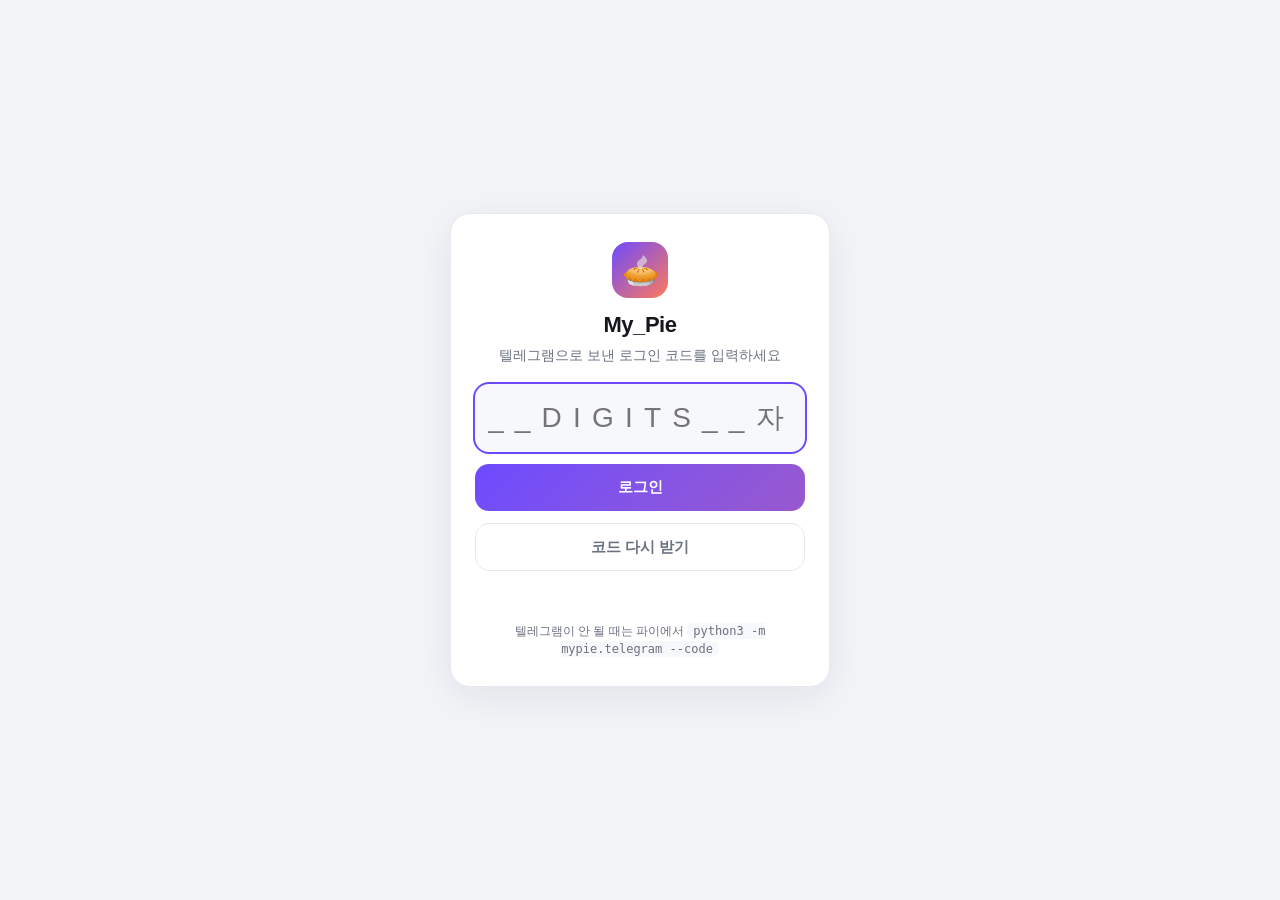
<file: mypie/static/login.html>
<!doctype html>
<html lang="ko">
<head>
<meta charset="utf-8">
<meta name="viewport" content="width=device-width, initial-scale=1">
<title>My_Pie 로그인</title>
<link rel="icon" href="data:image/svg+xml,<svg xmlns='http://www.w3.org/2000/svg' viewBox='0 0 100 100'><text y='.9em' font-size='90'>🥧</text></svg>">
<style>
  :root { --bg: #f3f4f8; --card: #fff; --text: #15171c; --muted: #6b7280; --line: #e7e9ee;
          --brand: #6d4aff; --brand2: #ff7a59; --ok: #16a34a; --bad: #e0313f; --soft: #f7f8fb; }
  @media (prefers-color-scheme: dark) {
    :root { --bg: #0d0f14; --card: #161a21; --text: #e8eaee; --muted: #9aa1ad; --line: #262b35;
            --brand: #9b85ff; --brand2: #ff9a7f; --ok: #3ad07f; --bad: #ff5c6c; --soft: #1b2029; }
  }
  * { box-sizing: border-box; }
  body { margin: 0; min-height: 100vh; display: grid; place-items: center; padding: 16px; background: var(--bg); color: var(--text);
         font: 15px/1.5 -apple-system, BlinkMacSystemFont, "Segoe UI", "Malgun Gothic", "Apple SD Gothic Neo", "Noto Sans KR", sans-serif; }
  .card { width: 100%; max-width: 380px; background: var(--card); border: 1px solid var(--line); border-radius: 20px; padding: 28px 24px;
          box-shadow: 0 10px 40px rgba(16, 24, 40, .08); text-align: center; }
  .logo { width: 56px; height: 56px; margin: 0 auto 10px; border-radius: 16px; display: grid; place-items: center; font-size: 30px;
          background: linear-gradient(135deg, var(--brand), var(--brand2)); }
  h1 { font-size: 22px; margin: 0 0 4px; letter-spacing: -0.02em; }
  p { color: var(--muted); margin: 0 0 18px; font-size: 14px; }
  input { width: 100%; font: inherit; font-size: 28px; letter-spacing: .4em; text-align: center; padding: 12px; border-radius: 14px;
          border: 1px solid var(--line); background: var(--soft); color: var(--text); font-variant-numeric: tabular-nums; }
  input:focus { outline: 2px solid var(--brand); border-color: transparent; }
  button { width: 100%; font: inherit; font-weight: 700; padding: 12px; border-radius: 14px; border: 0; margin-top: 12px; cursor: pointer;
           background: linear-gradient(135deg, var(--brand), color-mix(in srgb, var(--brand) 70%, var(--brand2))); color: #fff; min-height: 46px; }
  button.ghost { background: transparent; color: var(--muted); border: 1px solid var(--line); font-weight: 600; }
  button:disabled { opacity: .5; cursor: not-allowed; }
  .msg { min-height: 1.5em; margin-top: 12px; font-size: 14px; }
  .msg.ok { color: var(--ok); } .msg.bad { color: var(--bad); }
  .help { margin-top: 18px; font-size: 12px; color: var(--muted); }
  code { background: var(--soft); padding: 1px 6px; border-radius: 6px; }
</style>
</head>
<body>
<form class="card" id="form">
  <div class="logo">🥧</div>
  <h1>My_Pie</h1>
  <p>텔레그램으로 보낸 로그인 코드를 입력하세요</p>
  <input id="code" inputmode="numeric" autocomplete="one-time-code" maxlength="__DIGITS__" placeholder="__DIGITS__자리" aria-label="로그인 코드" autofocus>
  <button type="submit" id="go">로그인</button>
  <button type="button" class="ghost" id="resend">코드 다시 받기</button>
  <div class="msg" id="msg"></div>
  <div class="help">텔레그램이 안 될 때는 파이에서 <code>python3 -m mypie.telegram --code</code></div>
</form>
<script>
const $ = (id) => document.getElementById(id);
let cooldown = 0;
function setMsg(text, kind) { $('msg').textContent = text; $('msg').className = 'msg ' + (kind || ''); }
async function post(url, body) {
  const r = await fetch(url, { method: 'POST', headers: { 'Content-Type': 'application/json' }, body: JSON.stringify(body || {}) });
  return r.json();
}
function startCooldown(sec) {
  cooldown = sec;
  const b = $('resend');
  const tick = () => {
    b.disabled = cooldown > 0;
    b.textContent = cooldown > 0 ? `코드 다시 받기 (${cooldown}초)` : '코드 다시 받기';
    if (cooldown-- > 0) setTimeout(tick, 1000);
  };
  tick();
}
async function sendCode() {
  try {
    const d = await post('/api/login/send');
    setMsg(d.message, d.ok ? 'ok' : (d.wait ? '' : 'bad'));
    if (d.wait) startCooldown(d.wait);
  } catch (e) { setMsg('파이에 연결할 수 없어요.', 'bad'); }
}
$('resend').onclick = sendCode;
const DIGITS = __DIGITS__;
$('code').oninput = () => { if ($('code').value.length >= DIGITS) $('form').requestSubmit(); };
$('form').onsubmit = async (ev) => {
  ev.preventDefault();
  const code = $('code').value.trim();
  if (!code) return;
  $('go').disabled = true;
  try {
    const d = await post('/api/login/verify', { code });
    if (d.ok) { setMsg('🎉 로그인했어요!', 'ok'); location.href = '/'; return; }
    setMsg(d.message, 'bad');
    $('code').value = ''; $('code').focus();
  } catch (e) { setMsg('파이에 연결할 수 없어요.', 'bad'); }
  finally { $('go').disabled = false; }
};
sendCode();  // 들어오자마자 텔레그램으로 코드 보내기
</script>
</body>
</html>
</file>
